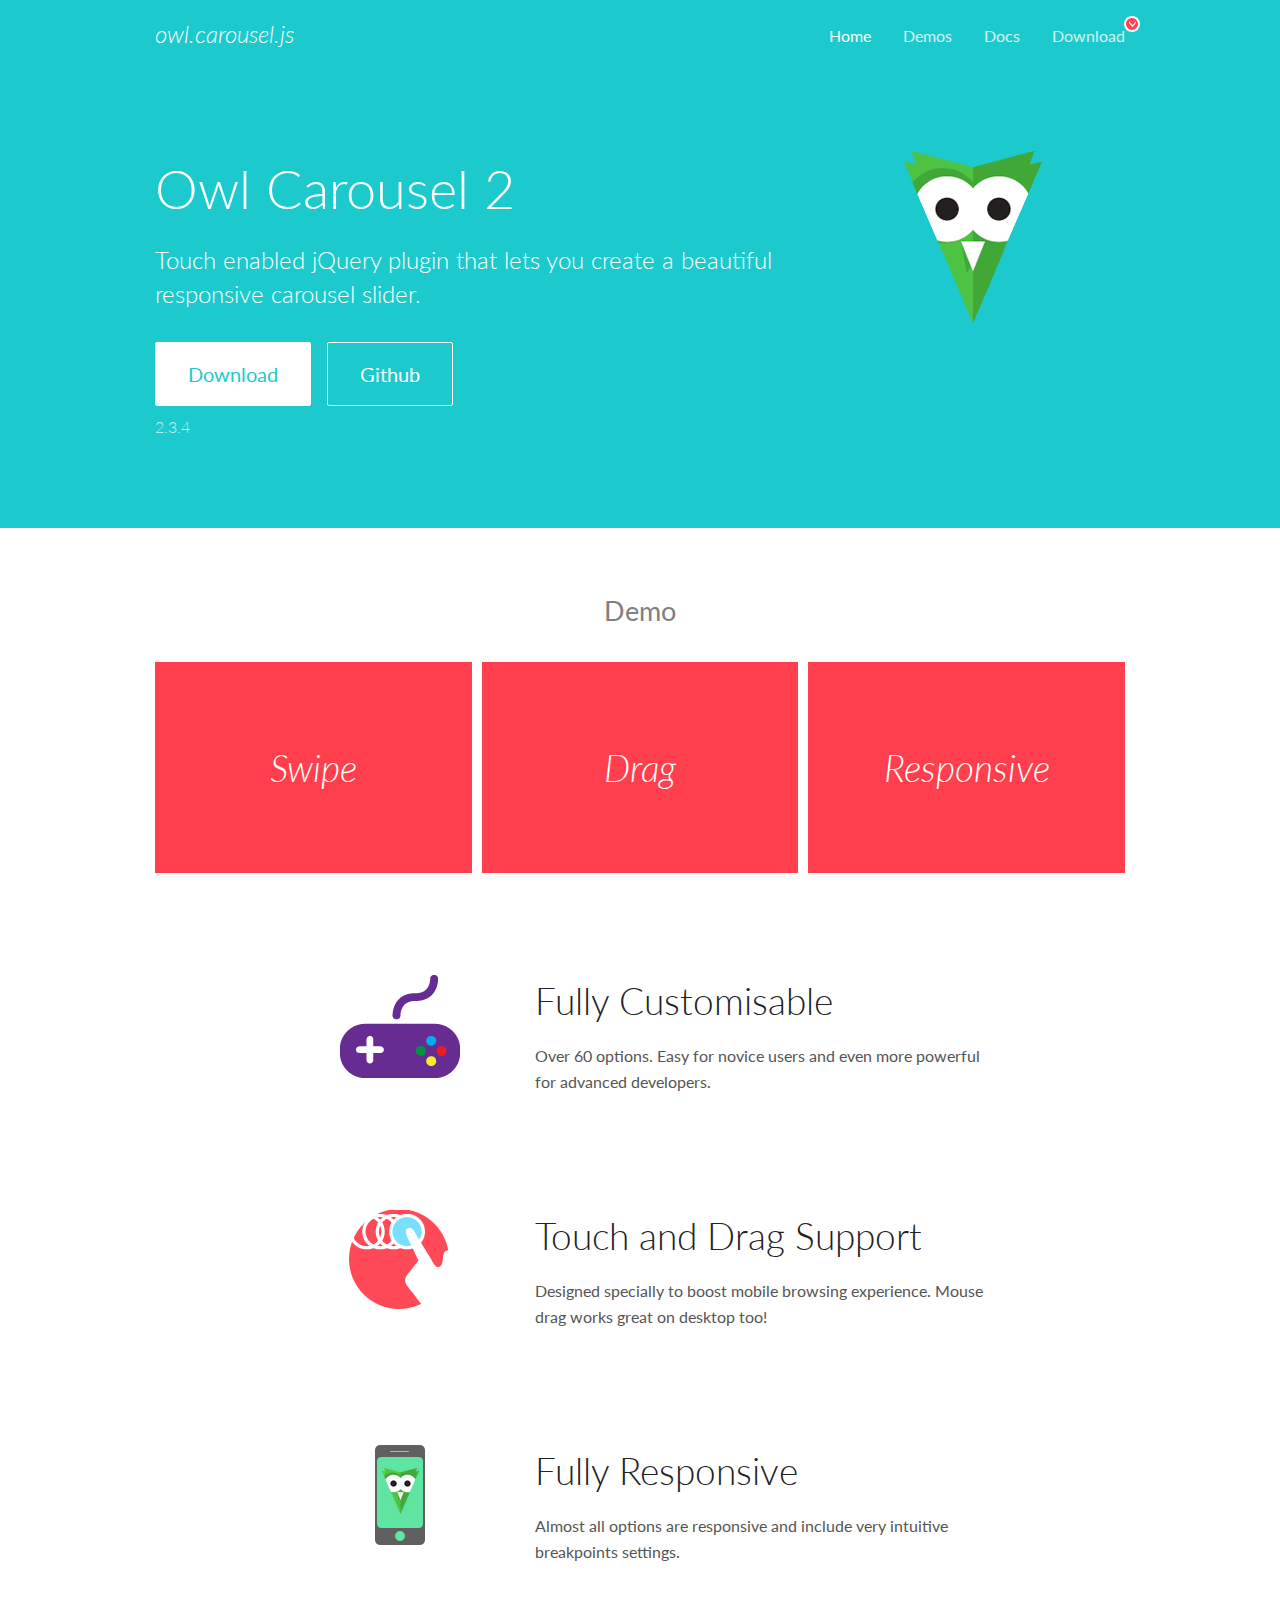
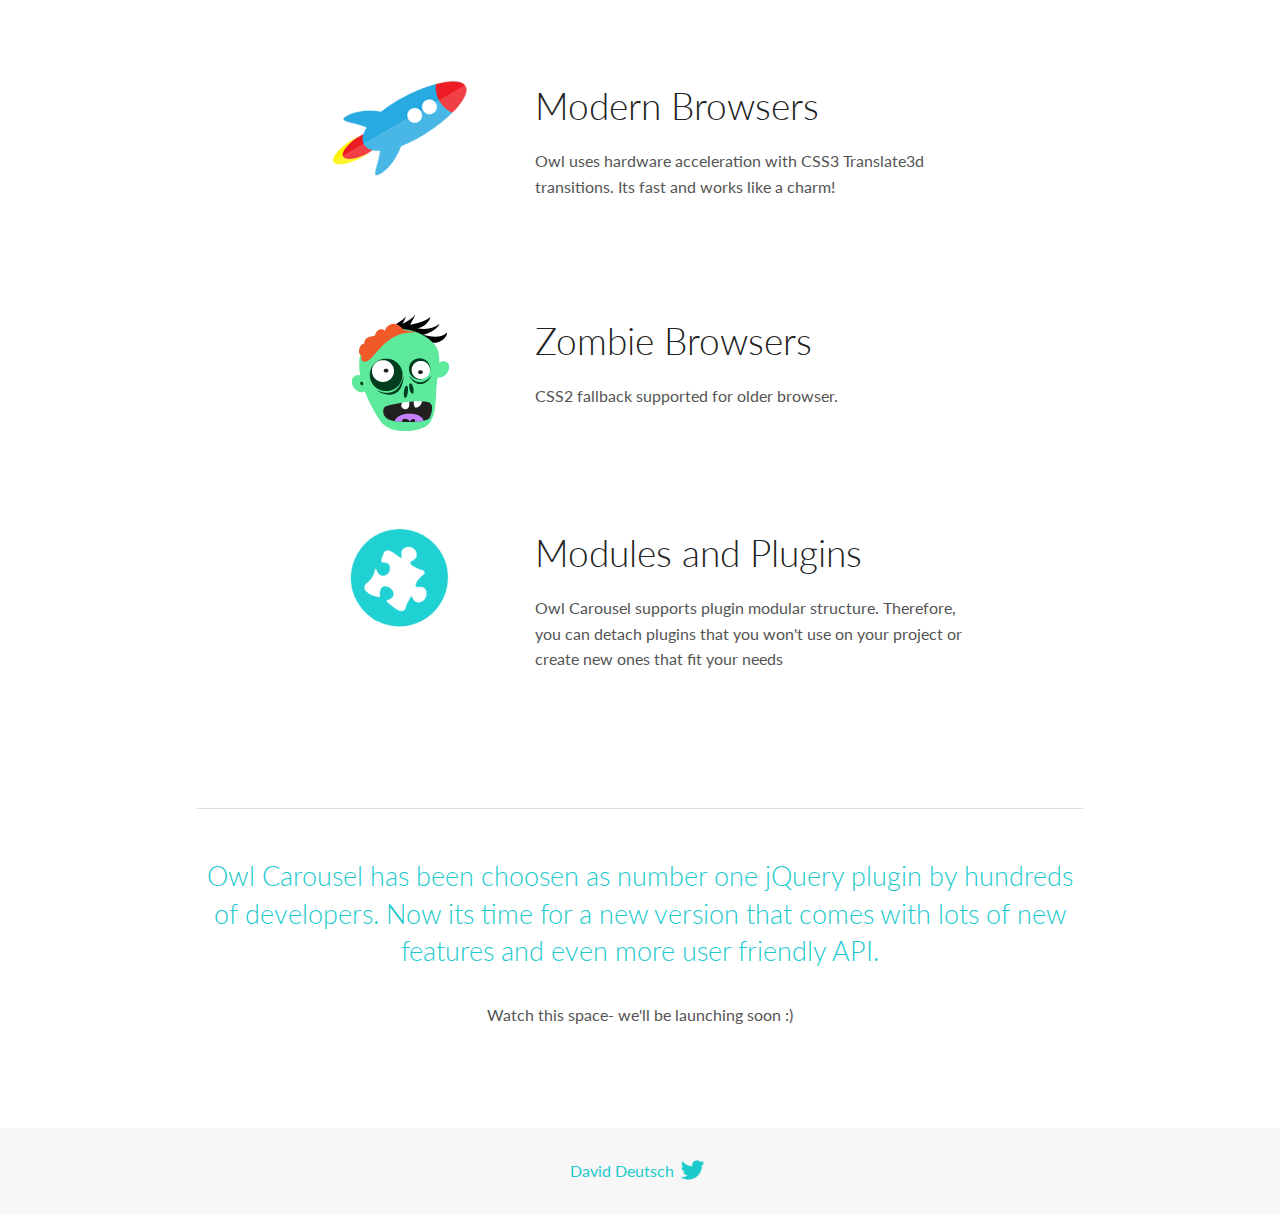
<file: f8-shop/assets/OwlCarousel2-2.3.4/docs/index.html>
<!DOCTYPE html>
<html lang="en">
  <head>

    <!-- head -->
    <meta charset="utf-8">
    <meta name="msapplication-tap-highlight" content="no" />
    <meta name="viewport" content="width=device-width, initial-scale=1.0" />
    <meta name="description" content="Touch enabled jQuery plugin that lets you create beautiful responsive carousel slider.">
    <meta name="author" content="David Deutsch">
    <title>
      Home | Owl Carousel | 2.3.4
    </title>

    <!-- Stylesheets -->
    <link href='https://fonts.googleapis.com/css?family=Lato:300,400,700,400italic,300italic' rel='stylesheet' type='text/css'>
    <link rel="stylesheet" href="assets/css/docs.theme.min.css">

    <!-- Owl Stylesheets -->
    <link rel="stylesheet" href="assets/owlcarousel/assets/owl.carousel.min.css">
    <link rel="stylesheet" href="assets/owlcarousel/assets/owl.theme.default.min.css">

    <!-- HTML5 shim and Respond.js IE8 support of HTML5 elements and media queries -->

    <!--[if lt IE 9]>
      <script src="https://oss.maxcdn.com/libs/html5shiv/3.7.0/html5shiv.js"></script>
      <script src="https://oss.maxcdn.com/libs/respond.js/1.3.0/respond.min.js"></script>
    <![endif]-->

    <!-- Favicons -->
    <link rel="apple-touch-icon-precomposed" sizes="144x144" href="assets/ico/apple-touch-icon-144-precomposed.png">
    <link rel="shortcut icon" href="assets/ico/favicon.png">
    <link rel="shortcut icon" href="favicon.ico">

    <!-- Yeah i know js should not be in header. Its required for demos.-->

    <!-- javascript -->
    <script src="assets/vendors/jquery.min.js"></script>
    <script src="assets/owlcarousel/owl.carousel.js"></script>
  </head>
  <body>

    <!-- header -->
    <header class="header">
      <div class="row">
        <div class="large-12 columns">
          <div class="brand left">
            <h3>
              <a href="/OwlCarousel2/">owl.carousel.js</a> 
            </h3>
          </div>
          <a id="toggle-nav" class="right">
            <span></span> <span></span> <span></span> 
          </a> 
          <div class="nav-bar">
            <ul class="clearfix">
              <li class="active">
                <a href="/OwlCarousel2/index.html">Home</a> 
              </li>
              <li> <a href="/OwlCarousel2/demos/demos.html">Demos</a>  </li>
              <li> <a href="/OwlCarousel2/docs/started-welcome.html">Docs</a>  </li>
              <li>
                <a href="https://github.com/OwlCarousel2/OwlCarousel2/archive/2.3.4.zip">Download</a> 
                <span class="download"></span> 
              </li>
            </ul>
          </div>
        </div>
      </div>
    </header>

    <!-- home panel -->
    <section id="hero">
      <div class="row">
        <div class="large-8 medium-8 columns">
          <h1>Owl Carousel 2</h1>
          <h4>Touch enabled jQuery plugin that lets you create a beautiful responsive carousel slider.</h4>
          <a href="https://github.com/OwlCarousel2/OwlCarousel2/archive/2.3.4.zip" class="hero-button">Download</a> 
          <a href="https://github.com/OwlCarousel2/OwlCarousel2" class="hero-button outline">Github</a> 
          <p>2.3.4</p>
        </div>
        <div class="large-4 medium-4 columns">
          <img class="owl-logo" src="assets/img/owl-logo.png" alt="mr. Owl">
        </div>
      </div>
    </section>

    <!-- body -->
    <div class="home-demo">
      <div class="row">
        <div class="large-12 columns">
          <h3>Demo</h3>
          <div class="owl-carousel">
            <div class="item">
              <h2>Swipe</h2>
            </div>
            <div class="item">
              <h2>Drag</h2>
            </div>
            <div class="item">
              <h2>Responsive</h2>
            </div>
            <div class="item">
              <h2>CSS3</h2>
            </div>
            <div class="item">
              <h2>Fast</h2>
            </div>
            <div class="item">
              <h2>Easy</h2>
            </div>
            <div class="item">
              <h2>Free</h2>
            </div>
            <div class="item">
              <h2>Upgradable</h2>
            </div>
            <div class="item">
              <h2>Tons of options</h2>
            </div>
            <div class="item">
              <h2>Infinity</h2>
            </div>
            <div class="item">
              <h2>Auto Width</h2>
            </div>
          </div>
        </div>
      </div>
    </div>
    <script>
      var owl = $('.owl-carousel');
      owl.owlCarousel({
        margin: 10,
        loop: true,
        responsive: {
          0: {
            items: 1
          },
          600: {
            items: 2
          },
          1000: {
            items: 3
          }
        }
      })
    </script>

    <!-- features -->
    <div id="features">
      <div class="row">
        <div class="small-12 medium-9 small-centered columns">
          <section class="row feature">
            <div class="medium-4 small-12 columns">
              <img src="assets/img/feature-options.png" alt="">
            </div>
            <div class="medium-8 small-12 columns">
              <h2>Fully Customisable</h2>
              <p>Over 60 options. Easy for novice users and even more powerful for advanced developers.</p>
            </div>
          </section>
          <section class="row feature">
            <div class="medium-4 small-12 columns">
              <img src="assets/img/feature-drag.png" alt="">
            </div>
            <div class="medium-8 small-12 columns">
              <h2>Touch and Drag Support</h2>
              <p>Designed specially to boost mobile browsing experience. Mouse drag works great on desktop too!</p>
            </div>
          </section>
          <section class="row feature">
            <div class="medium-4 small-12 columns">
              <img src="assets/img/feature-responsive.png" alt="">
            </div>
            <div class="medium-8 small-12 columns">
              <h2>Fully Responsive</h2>
              <p>Almost all options are responsive and include very intuitive breakpoints settings.</p>
            </div>
          </section>
          <section class="row feature">
            <div class="medium-4 small-12 columns">
              <img src="assets/img/feature-modern.png" alt="">
            </div>
            <div class="medium-8 small-12 columns">
              <h2>Modern Browsers</h2>
              <p>Owl uses hardware acceleration with CSS3 Translate3d transitions. Its fast and works like a charm! </p>
            </div>
          </section>
          <section class="row feature">
            <div class="medium-4 small-12 columns">
              <img src="assets/img/feature-zombie.png" alt="">
            </div>
            <div class="medium-8 small-12 columns">
              <h2>Zombie Browsers</h2>
              <p>CSS2 fallback supported for older browser.</p>
            </div>
          </section>
          <section class="row feature">
            <div class="medium-4 small-12 columns">
              <img src="assets/img/feature-module.png" alt="">
            </div>
            <div class="medium-8 small-12 columns">
              <h2>Modules and Plugins</h2>
              <p>Owl Carousel supports plugin modular structure. Therefore, you can detach plugins that you won&#x27;t use on your project or create new ones that fit your needs</p>
            </div>
          </section>
        </div>
      </div>
    </div>

    <!-- footer -->
    <section id="teaser-text">
      <div class="row">
        <div class="small-12 medium-11 small-centered columns">
          <hr>
          <h3 id="owl-carousel-has-been-choosen-as-number-one-jquery-plugin-by-hundreds-of-developers-now-its-time-for-a-new-version-that-comes-with-lots-of-new-features-and-even-more-user-friendly-api-">Owl Carousel has been choosen as number one jQuery plugin by hundreds of developers. Now its time for a new version that comes with lots of new features and even more user friendly API.</h3>
          <p>Watch this space- we&#39;ll be launching soon :)</p>
        </div>
      </div>
    </section>

    <!-- footer -->
    <footer class="footer">
      <div class="row">
        <div class="large-12 columns">
          <h5>
            <a href="/OwlCarousel2/docs/support-contact.html">David Deutsch</a> 
            <a id="custom-tweet-button" href="https://twitter.com/share?url=https://github.com/OwlCarousel2/OwlCarousel2&text=Owl Carousel - This is so awesome! " target="_blank"></a> 
          </h5>
        </div>
      </div>
    </footer>

    <!-- vendors -->
    <script src="assets/vendors/highlight.js"></script>
    <script src="assets/js/app.js"></script>
  </body>
</html>
</file>
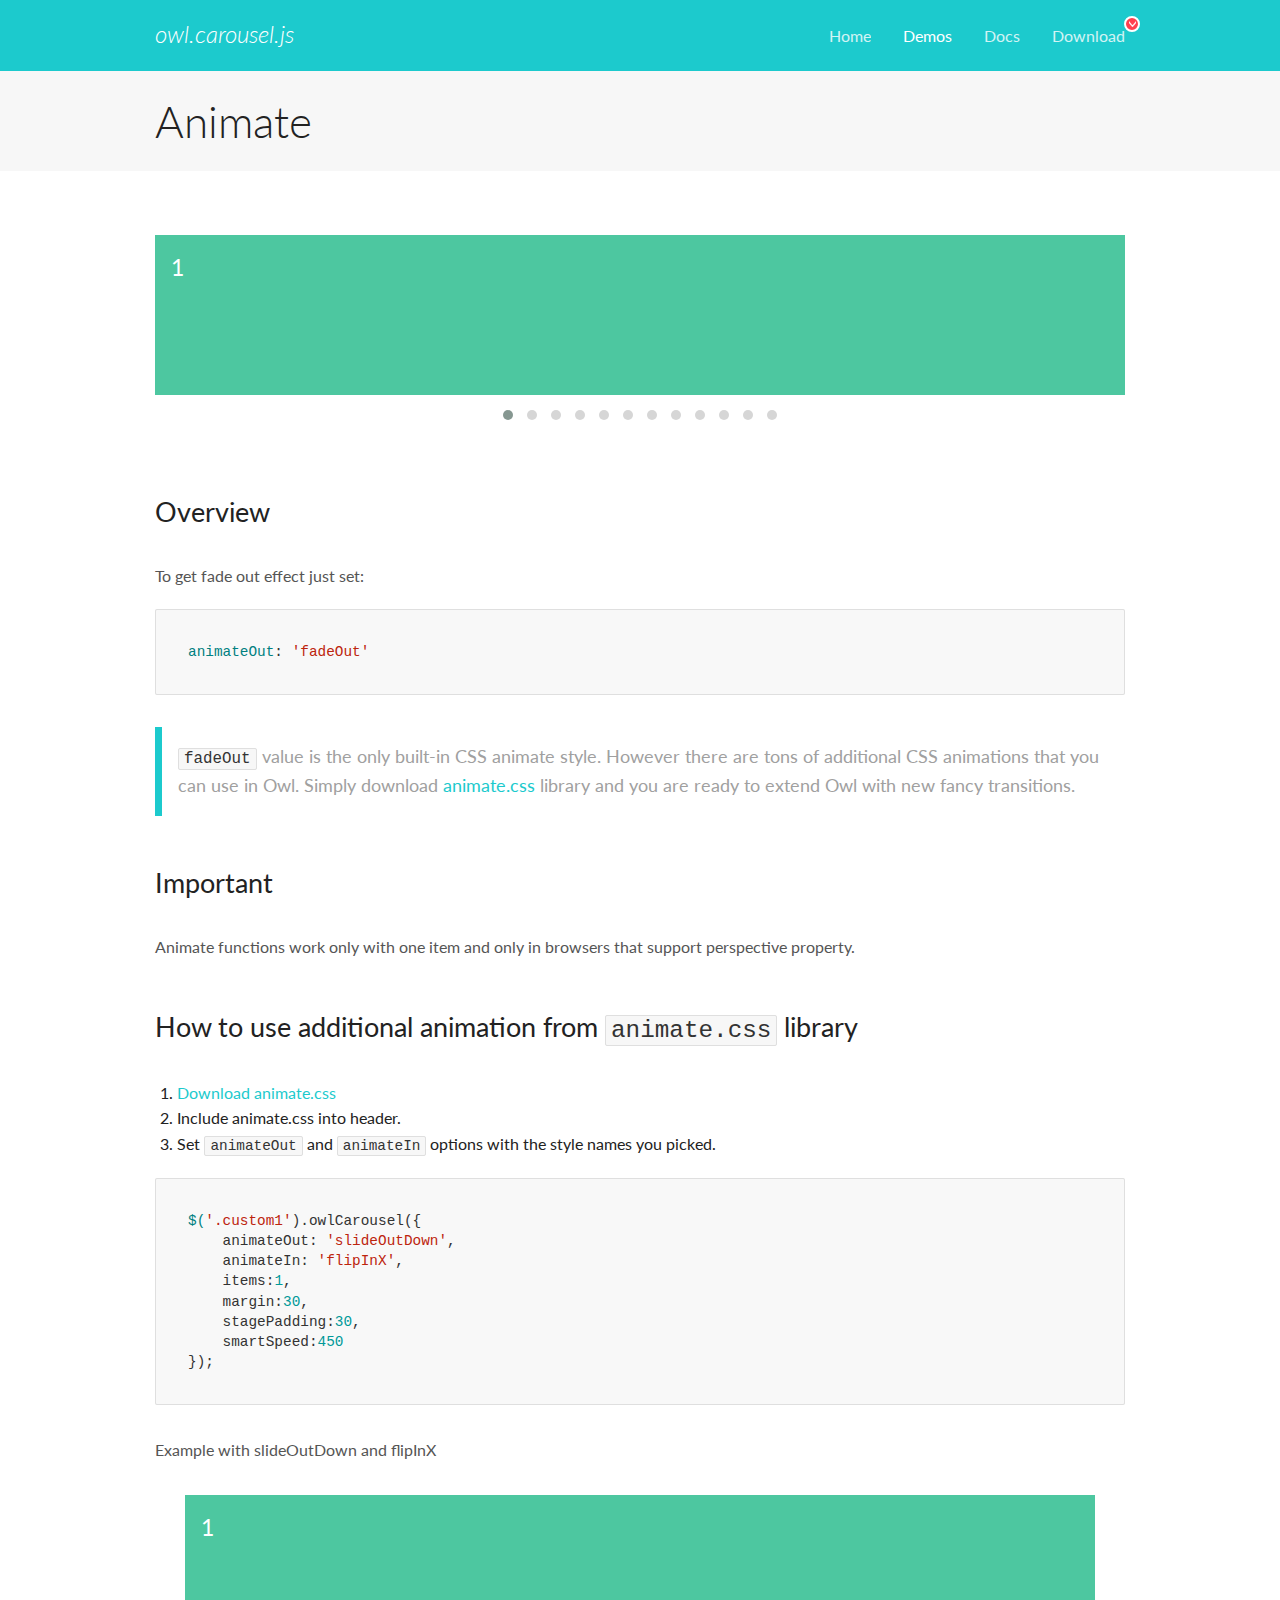
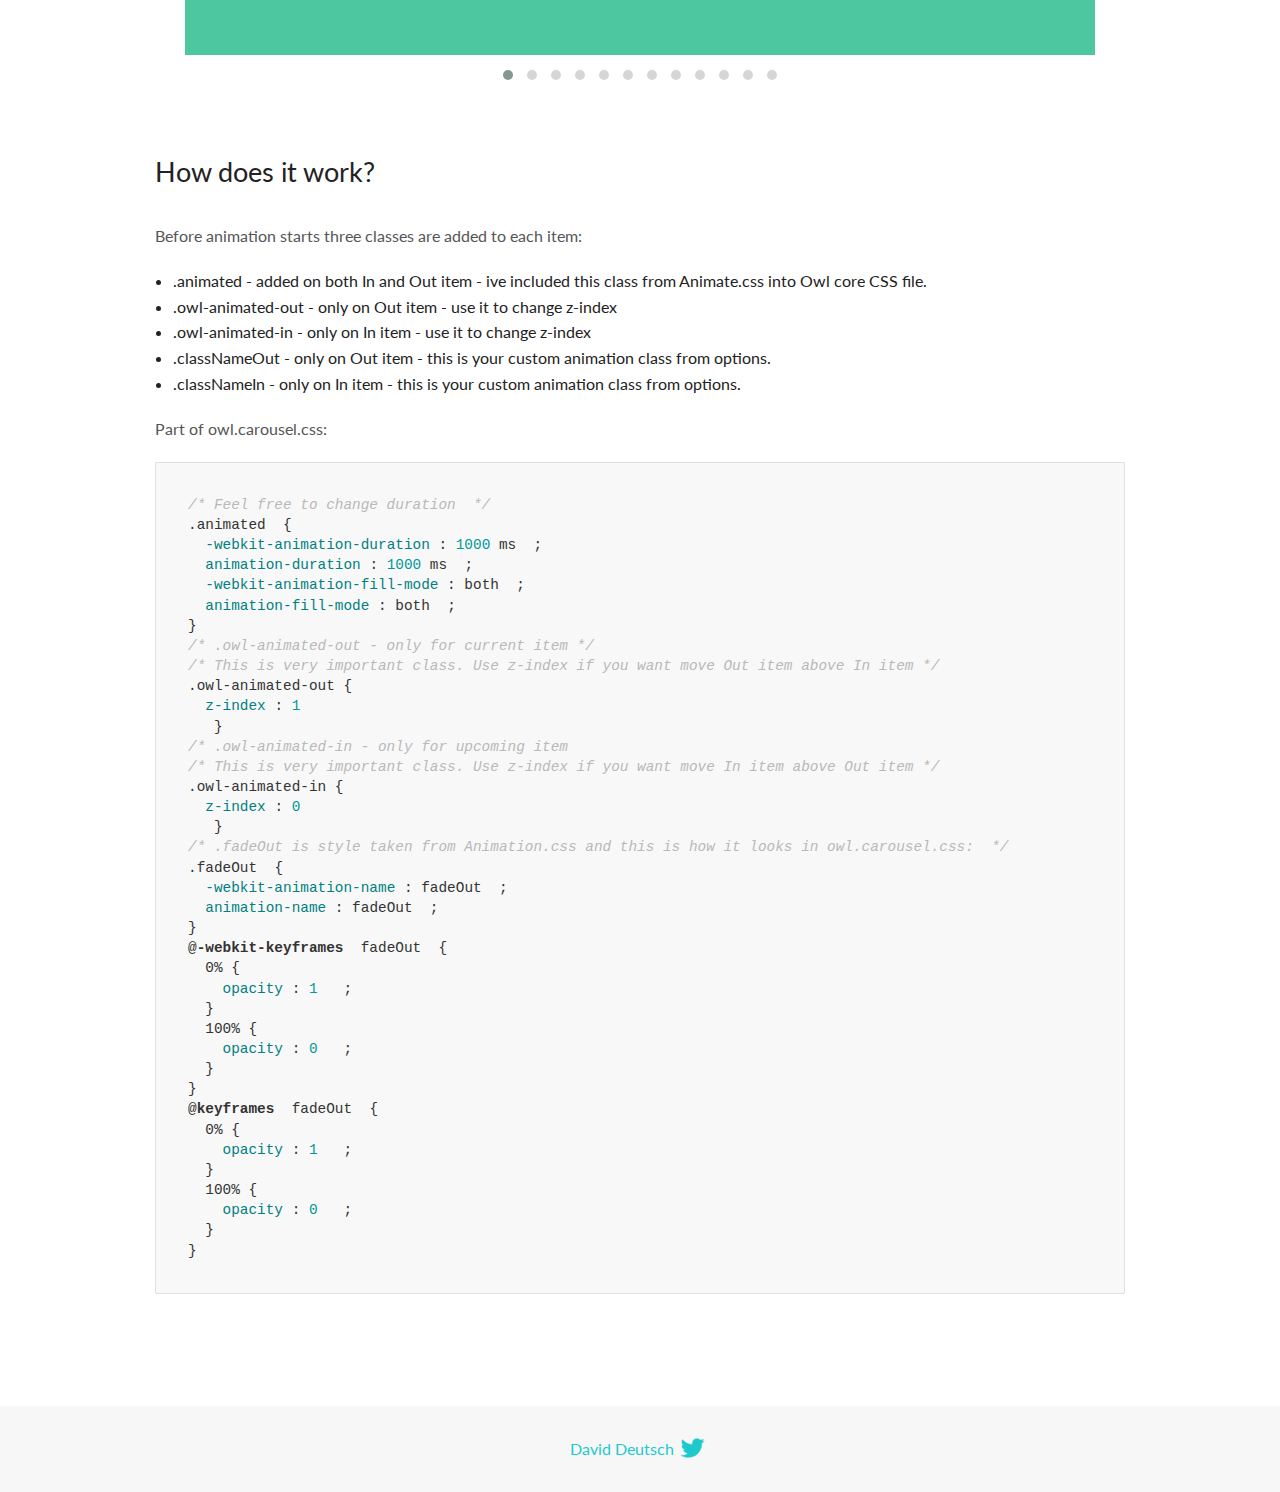
<file: f8-shop/assets/OwlCarousel2-2.3.4/docs/demos/animate.html>
<!DOCTYPE html>
<html lang="en">
  <head>

    <!-- head -->
    <meta charset="utf-8">
    <meta name="msapplication-tap-highlight" content="no" />
    <meta name="viewport" content="width=device-width, initial-scale=1.0" />
    <meta name="description" content="Animate carousel">
    <meta name="author" content="David Deutsch">
    <title>
      Animate Demo | Owl Carousel | 2.3.4
    </title>

    <!-- Stylesheets -->
    <link href='https://fonts.googleapis.com/css?family=Lato:300,400,700,400italic,300italic' rel='stylesheet' type='text/css'>
    <link rel="stylesheet" href="../assets/css/docs.theme.min.css">

    <!-- Owl Stylesheets -->
    <link rel="stylesheet" href="../assets/owlcarousel/assets/owl.carousel.min.css">
    <link rel="stylesheet" href="../assets/owlcarousel/assets/owl.theme.default.min.css">

    <!-- HTML5 shim and Respond.js IE8 support of HTML5 elements and media queries -->

    <!--[if lt IE 9]>
      <script src="https://oss.maxcdn.com/libs/html5shiv/3.7.0/html5shiv.js"></script>
      <script src="https://oss.maxcdn.com/libs/respond.js/1.3.0/respond.min.js"></script>
    <![endif]-->

    <!-- Favicons -->
    <link rel="apple-touch-icon-precomposed" sizes="144x144" href="../assets/ico/apple-touch-icon-144-precomposed.png">
    <link rel="shortcut icon" href="../assets/ico/favicon.png">
    <link rel="shortcut icon" href="favicon.ico">

    <!-- Yeah i know js should not be in header. Its required for demos.-->

    <!-- javascript -->
    <script src="../assets/vendors/jquery.min.js"></script>
    <script src="../assets/owlcarousel/owl.carousel.js"></script>
  </head>
  <body>

    <!-- header -->
    <header class="header">
      <div class="row">
        <div class="large-12 columns">
          <div class="brand left">
            <h3>
              <a href="/OwlCarousel2/">owl.carousel.js</a> 
            </h3>
          </div>
          <a id="toggle-nav" class="right">
            <span></span> <span></span> <span></span> 
          </a> 
          <div class="nav-bar">
            <ul class="clearfix">
              <li> <a href="/OwlCarousel2/index.html">Home</a>  </li>
              <li class="active">
                <a href="/OwlCarousel2/demos/demos.html">Demos</a> 
              </li>
              <li> <a href="/OwlCarousel2/docs/started-welcome.html">Docs</a>  </li>
              <li>
                <a href="https://github.com/OwlCarousel2/OwlCarousel2/archive/2.3.4.zip">Download</a> 
                <span class="download"></span> 
              </li>
            </ul>
          </div>
        </div>
      </div>
    </header>

    <!-- title -->
    <section class="title">
      <div class="row">
        <div class="large-12 columns">
          <h1>Animate</h1>
        </div>
      </div>
    </section>

    <!--  Demos -->
    <section id="demos">
      <div class="row">
        <div class="large-12 columns">
          <div class="fadeOut owl-carousel owl-theme">
            <div class="item">
              <h4>1</h4>
            </div>
            <div class="item">
              <h4>2</h4>
            </div>
            <div class="item">
              <h4>3</h4>
            </div>
            <div class="item">
              <h4>4</h4>
            </div>
            <div class="item">
              <h4>5</h4>
            </div>
            <div class="item">
              <h4>6</h4>
            </div>
            <div class="item">
              <h4>7</h4>
            </div>
            <div class="item">
              <h4>8</h4>
            </div>
            <div class="item">
              <h4>9</h4>
            </div>
            <div class="item">
              <h4>10</h4>
            </div>
            <div class="item">
              <h4>11</h4>
            </div>
            <div class="item">
              <h4>12</h4>
            </div>
          </div>
          <h3 id="overview">Overview</h3>
          <p>To get fade out effect just set:</p>
          <pre><code>animateOut: &#39;fadeOut&#39;</code></pre>
          <blockquote>
            <p><code>fadeOut</code> value is the only built-in CSS animate style. However there are tons of additional CSS animations that you can use in Owl. Simply download
              <a href="https://daneden.github.io/animate.css/">animate.css</a>  library and you are ready to extend Owl with new fancy transitions.</p>
          </blockquote>
          <h3 id="important">Important</h3>
          <p>Animate functions work only with one item and only in browsers that support perspective property.</p>
          <h3 id="how-to-use-additional-animation-from-animate-css-library">How to use additional animation from <code>animate.css</code> library</h3>
          <ol>
            <li> <a href="https://daneden.github.io/animate.css/">Download animate.css</a>  </li>
            <li>Include animate.css into header.</li>
            <li>Set <code>animateOut</code> and <code>animateIn</code> options with the style names you picked.</li>
          </ol>
          <pre><code>$(&#39;.custom1&#39;).owlCarousel({
    animateOut: &#39;slideOutDown&#39;,
    animateIn: &#39;flipInX&#39;,
    items:1,
    margin:30,
    stagePadding:30,
    smartSpeed:450
});</code></pre>
          <p>Example with slideOutDown and flipInX</p>
          <div class="custom1 owl-carousel owl-theme">
            <div class="item">
              <h4>1</h4>
            </div>
            <div class="item">
              <h4>2</h4>
            </div>
            <div class="item">
              <h4>3</h4>
            </div>
            <div class="item">
              <h4>4</h4>
            </div>
            <div class="item">
              <h4>5</h4>
            </div>
            <div class="item">
              <h4>6</h4>
            </div>
            <div class="item">
              <h4>7</h4>
            </div>
            <div class="item">
              <h4>8</h4>
            </div>
            <div class="item">
              <h4>9</h4>
            </div>
            <div class="item">
              <h4>10</h4>
            </div>
            <div class="item">
              <h4>11</h4>
            </div>
            <div class="item">
              <h4>12</h4>
            </div>
          </div>
          <h3 id="how-does-it-work-">How does it work?</h3>
          <p>Before animation starts three classes are added to each item:</p>
          <ul>
            <li>.animated - added on both In and Out item - ive included this class from Animate.css into Owl core CSS file.</li>
            <li>.owl-animated-out - only on Out item - use it to change z-index</li>
            <li>.owl-animated-in - only on In item - use it to change z-index</li>
            <li>.classNameOut - only on Out item - this is your custom animation class from options.</li>
            <li>.classNameIn - only on In item - this is your custom animation class from options.</li>
          </ul>
          <p>Part of owl.carousel.css:</p>
          <pre><code class="language-css"><span class="comment">/* Feel free to change duration  */</span> 
<span class="class">.animated</span>  <span class="rules">{
  <span class="rule"><span class="attribute">-webkit-animation-duration</span> :<span class="value"> <span class="number">1000</span> ms</span> </span> ;
  <span class="rule"><span class="attribute">animation-duration</span> :<span class="value"> <span class="number">1000</span> ms</span> </span> ;
  <span class="rule"><span class="attribute">-webkit-animation-fill-mode</span> :<span class="value"> both</span> </span> ;
  <span class="rule"><span class="attribute">animation-fill-mode</span> :<span class="value"> both</span> </span> ;
<span class="rule">}</span> </span> 
<span class="comment">/* .owl-animated-out - only for current item */</span> 
<span class="comment">/* This is very important class. Use z-index if you want move Out item above In item */</span> 
<span class="class">.owl-animated-out</span> <span class="rules">{
  <span class="rule"><span class="attribute">z-index</span> :<span class="value"> <span class="number">1</span> 
</span> </span> </span> }
<span class="comment">/* .owl-animated-in - only for upcoming item
/* This is very important class. Use z-index if you want move In item above Out item */</span> 
<span class="class">.owl-animated-in</span> <span class="rules">{
  <span class="rule"><span class="attribute">z-index</span> :<span class="value"> <span class="number">0</span> 
</span> </span> </span> }
<span class="comment">/* .fadeOut is style taken from Animation.css and this is how it looks in owl.carousel.css:  */</span> 
<span class="class">.fadeOut</span>  <span class="rules">{
  <span class="rule"><span class="attribute">-webkit-animation-name</span> :<span class="value"> fadeOut</span> </span> ;
  <span class="rule"><span class="attribute">animation-name</span> :<span class="value"> fadeOut</span> </span> ;
<span class="rule">}</span> </span> 
<span class="at_rule">@<span class="keyword">-webkit-keyframes</span>  fadeOut </span> {
  0% <span class="rules">{
    <span class="rule"><span class="attribute">opacity</span> :<span class="value"> <span class="number">1</span> </span> </span> ;
  <span class="rule">}</span> </span> 
  100% <span class="rules">{
    <span class="rule"><span class="attribute">opacity</span> :<span class="value"> <span class="number">0</span> </span> </span> ;
  <span class="rule">}</span> </span> 
}
<span class="at_rule">@<span class="keyword">keyframes</span>  fadeOut </span> {
  0% <span class="rules">{
    <span class="rule"><span class="attribute">opacity</span> :<span class="value"> <span class="number">1</span> </span> </span> ;
  <span class="rule">}</span> </span> 
  100% <span class="rules">{
    <span class="rule"><span class="attribute">opacity</span> :<span class="value"> <span class="number">0</span> </span> </span> ;
  <span class="rule">}</span> </span> 
}</code></pre>
          <link rel="stylesheet" href="../assets/css/animate.css">
          <script>
            jQuery(document).ready(function($) {
              $('.fadeOut').owlCarousel({
                items: 1,
                animateOut: 'fadeOut',
                loop: true,
                margin: 10,
              });
              $('.custom1').owlCarousel({
                animateOut: 'slideOutDown',
                animateIn: 'flipInX',
                items: 1,
                margin: 30,
                stagePadding: 30,
                smartSpeed: 450
              });
            });
          </script>
        </div>
      </div>
    </section>

    <!-- footer -->
    <footer class="footer">
      <div class="row">
        <div class="large-12 columns">
          <h5>
            <a href="/OwlCarousel2/docs/support-contact.html">David Deutsch</a> 
            <a id="custom-tweet-button" href="https://twitter.com/share?url=https://github.com/OwlCarousel2/OwlCarousel2&text=Owl Carousel - This is so awesome! " target="_blank"></a> 
          </h5>
        </div>
      </div>
    </footer>

    <!-- vendors -->
    <script src="../assets/vendors/highlight.js"></script>
    <script src="../assets/js/app.js"></script>
  </body>
</html>
</file>
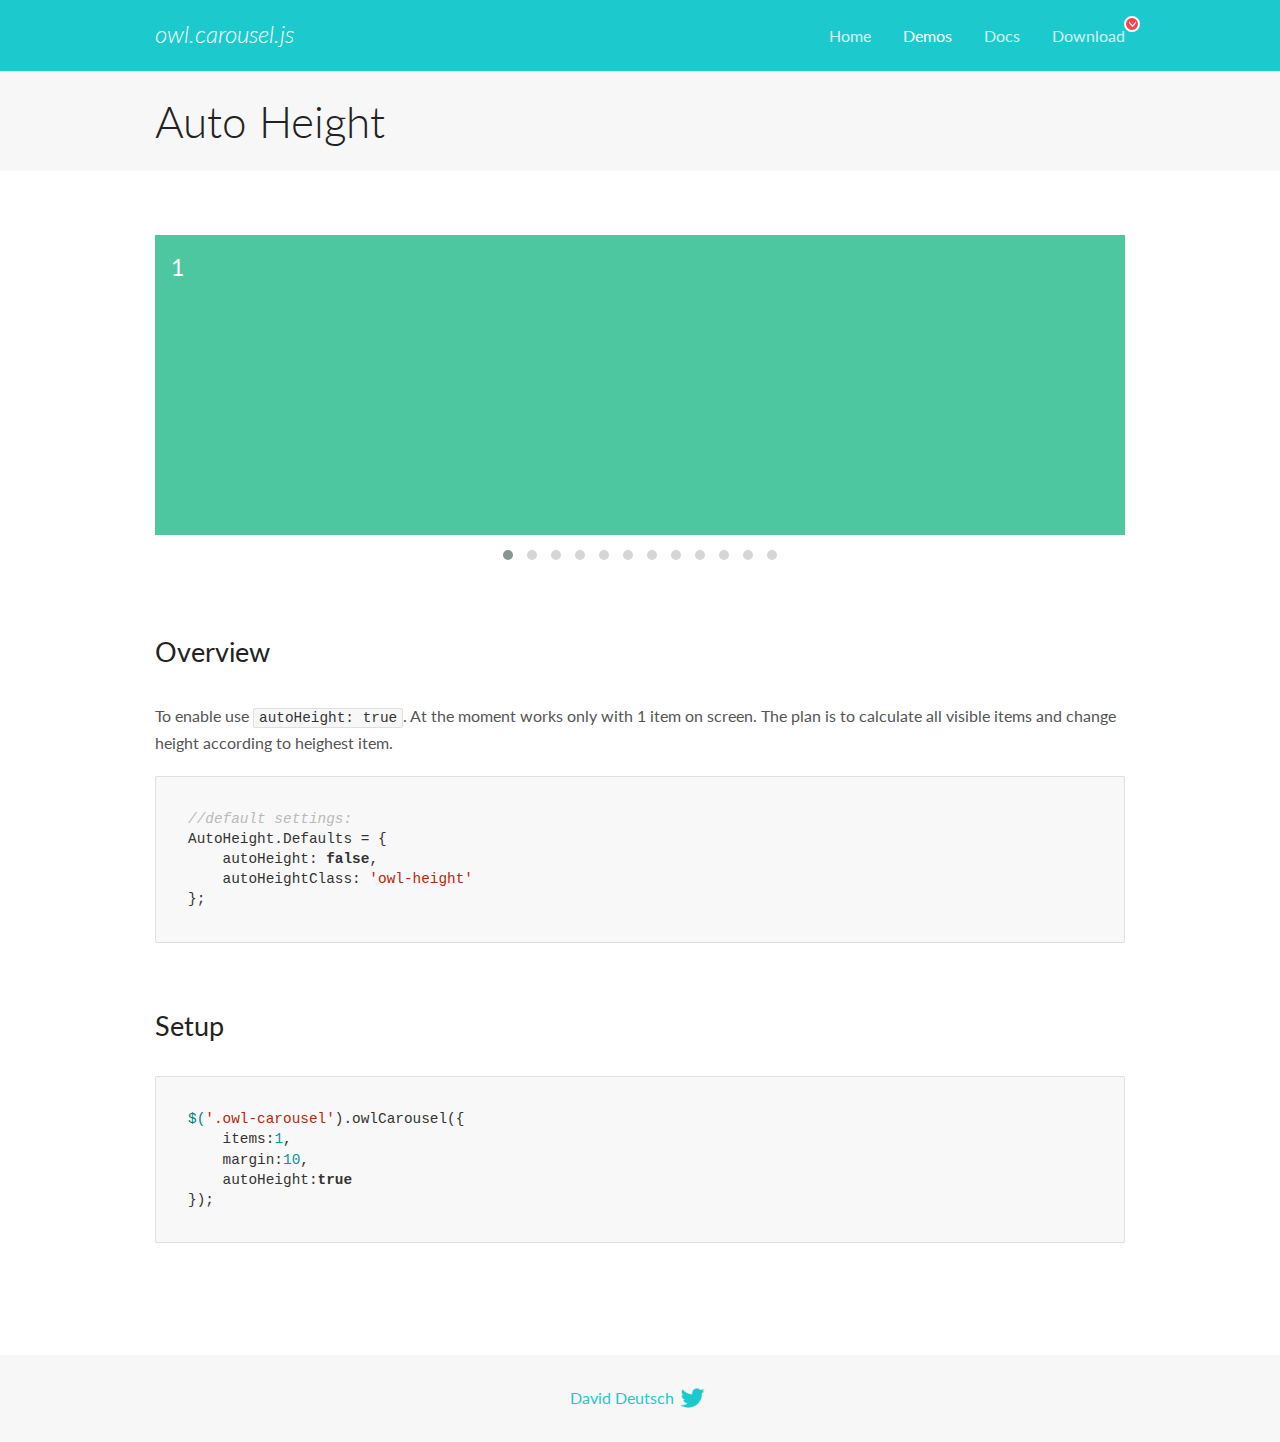
<file: f8-shop/assets/OwlCarousel2-2.3.4/docs/demos/autoheight.html>
<!DOCTYPE html>
<html lang="en">
  <head>

    <!-- head -->
    <meta charset="utf-8">
    <meta name="msapplication-tap-highlight" content="no" />
    <meta name="viewport" content="width=device-width, initial-scale=1.0" />
    <meta name="description" content="autoHeight usage demo">
    <meta name="author" content="David Deutsch">
    <title>
      Auto Height Demo | Owl Carousel | 2.3.4
    </title>

    <!-- Stylesheets -->
    <link href='https://fonts.googleapis.com/css?family=Lato:300,400,700,400italic,300italic' rel='stylesheet' type='text/css'>
    <link rel="stylesheet" href="../assets/css/docs.theme.min.css">

    <!-- Owl Stylesheets -->
    <link rel="stylesheet" href="../assets/owlcarousel/assets/owl.carousel.min.css">
    <link rel="stylesheet" href="../assets/owlcarousel/assets/owl.theme.default.min.css">

    <!-- HTML5 shim and Respond.js IE8 support of HTML5 elements and media queries -->

    <!--[if lt IE 9]>
      <script src="https://oss.maxcdn.com/libs/html5shiv/3.7.0/html5shiv.js"></script>
      <script src="https://oss.maxcdn.com/libs/respond.js/1.3.0/respond.min.js"></script>
    <![endif]-->

    <!-- Favicons -->
    <link rel="apple-touch-icon-precomposed" sizes="144x144" href="../assets/ico/apple-touch-icon-144-precomposed.png">
    <link rel="shortcut icon" href="../assets/ico/favicon.png">
    <link rel="shortcut icon" href="favicon.ico">

    <!-- Yeah i know js should not be in header. Its required for demos.-->

    <!-- javascript -->
    <script src="../assets/vendors/jquery.min.js"></script>
    <script src="../assets/owlcarousel/owl.carousel.js"></script>
  </head>
  <body>

    <!-- header -->
    <header class="header">
      <div class="row">
        <div class="large-12 columns">
          <div class="brand left">
            <h3>
              <a href="/OwlCarousel2/">owl.carousel.js</a> 
            </h3>
          </div>
          <a id="toggle-nav" class="right">
            <span></span> <span></span> <span></span> 
          </a> 
          <div class="nav-bar">
            <ul class="clearfix">
              <li> <a href="/OwlCarousel2/index.html">Home</a>  </li>
              <li class="active">
                <a href="/OwlCarousel2/demos/demos.html">Demos</a> 
              </li>
              <li> <a href="/OwlCarousel2/docs/started-welcome.html">Docs</a>  </li>
              <li>
                <a href="https://github.com/OwlCarousel2/OwlCarousel2/archive/2.3.4.zip">Download</a> 
                <span class="download"></span> 
              </li>
            </ul>
          </div>
        </div>
      </div>
    </header>

    <!-- title -->
    <section class="title">
      <div class="row">
        <div class="large-12 columns">
          <h1>Auto Height</h1>
        </div>
      </div>
    </section>

    <!--  Demos -->
    <section id="demos">
      <div class="row">
        <div class="large-12 columns">
          <div class="owl-carousel owl-theme">
            <div class="item" style="height:300px">
              <h4>1</h4>
            </div>
            <div class="item" style="height:100px">
              <h4>2</h4>
            </div>
            <div class="item" style="height:500px">
              <h4>3</h4>
            </div>
            <div class="item" style="height:250px">
              <h4>4</h4>
            </div>
            <div class="item" style="height:400px">
              <h4>5</h4>
            </div>
            <div class="item" style="height:500px">
              <h4>6</h4>
            </div>
            <div class="item" style="height:600px">
              <h4>7</h4>
            </div>
            <div class="item" style="height:400px">
              <h4>8</h4>
            </div>
            <div class="item" style="height:300px">
              <h4>9</h4>
            </div>
            <div class="item" style="height:350px">
              <h4>10</h4>
            </div>
            <div class="item" style="height:200px">
              <h4>11</h4>
            </div>
            <div class="item" style="height:150px">
              <h4>12</h4>
            </div>
          </div>
          <h3 id="overview">Overview</h3>
          <p>To enable use <code>autoHeight: true</code>. At the moment works only with 1 item on screen. The plan is to calculate all visible items and change height according to heighest item.</p>
          <pre><code>//default settings:
AutoHeight.Defaults = {
    autoHeight: false,
    autoHeightClass: &#39;owl-height&#39;
};</code></pre>
          <h3 id="setup">Setup</h3>
          <pre><code>$(&#39;.owl-carousel&#39;).owlCarousel({
    items:1,
    margin:10,
    autoHeight:true
});</code></pre>
          <script>
            $(document).ready(function() {
              $('.owl-carousel').owlCarousel({
                items: 1,
                margin: 10,
                autoHeight: true
              });
            })
          </script>
        </div>
      </div>
    </section>

    <!-- footer -->
    <footer class="footer">
      <div class="row">
        <div class="large-12 columns">
          <h5>
            <a href="/OwlCarousel2/docs/support-contact.html">David Deutsch</a> 
            <a id="custom-tweet-button" href="https://twitter.com/share?url=https://github.com/OwlCarousel2/OwlCarousel2&text=Owl Carousel - This is so awesome! " target="_blank"></a> 
          </h5>
        </div>
      </div>
    </footer>

    <!-- vendors -->
    <script src="../assets/vendors/highlight.js"></script>
    <script src="../assets/js/app.js"></script>
  </body>
</html>
</file>
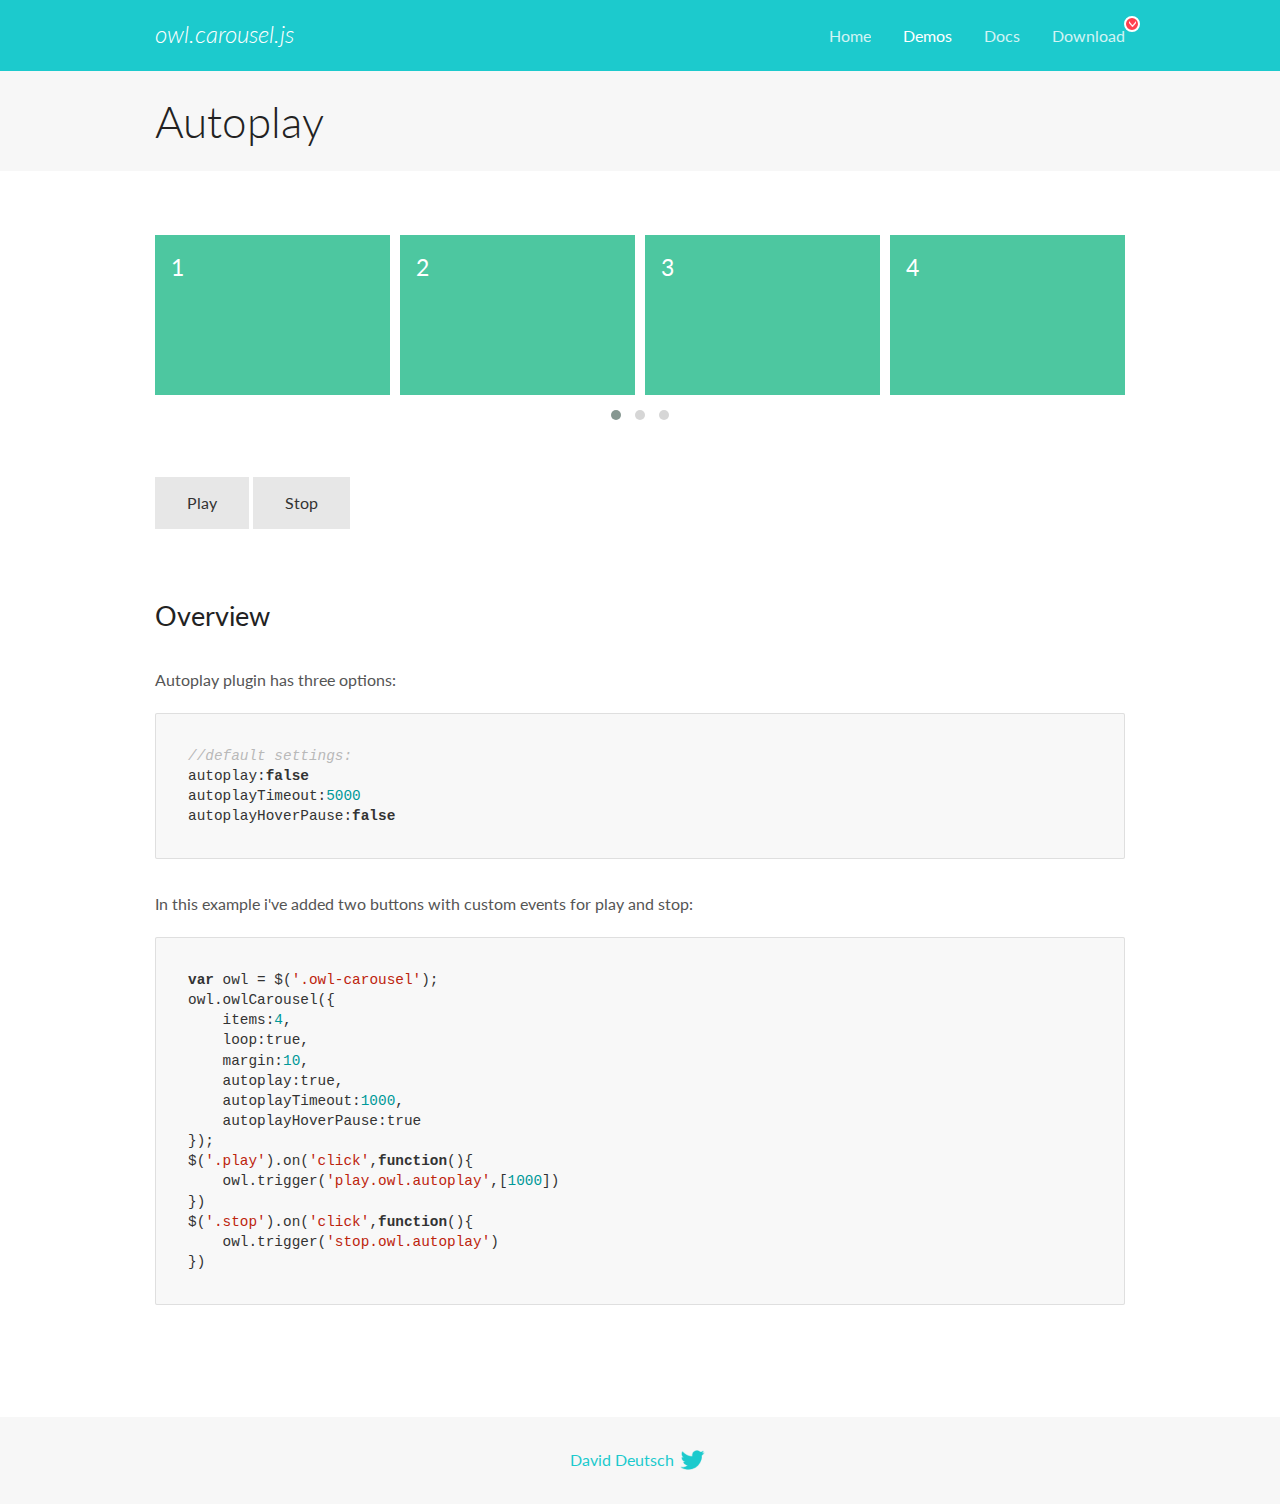
<file: f8-shop/assets/OwlCarousel2-2.3.4/docs/demos/autoplay.html>
<!DOCTYPE html>
<html lang="en">
  <head>

    <!-- head -->
    <meta charset="utf-8">
    <meta name="msapplication-tap-highlight" content="no" />
    <meta name="viewport" content="width=device-width, initial-scale=1.0" />
    <meta name="description" content="Autoplay usage demo">
    <meta name="author" content="David Deutsch">
    <title>
      Autoplay Demo | Owl Carousel | 2.3.4
    </title>

    <!-- Stylesheets -->
    <link href='https://fonts.googleapis.com/css?family=Lato:300,400,700,400italic,300italic' rel='stylesheet' type='text/css'>
    <link rel="stylesheet" href="../assets/css/docs.theme.min.css">

    <!-- Owl Stylesheets -->
    <link rel="stylesheet" href="../assets/owlcarousel/assets/owl.carousel.min.css">
    <link rel="stylesheet" href="../assets/owlcarousel/assets/owl.theme.default.min.css">

    <!-- HTML5 shim and Respond.js IE8 support of HTML5 elements and media queries -->

    <!--[if lt IE 9]>
      <script src="https://oss.maxcdn.com/libs/html5shiv/3.7.0/html5shiv.js"></script>
      <script src="https://oss.maxcdn.com/libs/respond.js/1.3.0/respond.min.js"></script>
    <![endif]-->

    <!-- Favicons -->
    <link rel="apple-touch-icon-precomposed" sizes="144x144" href="../assets/ico/apple-touch-icon-144-precomposed.png">
    <link rel="shortcut icon" href="../assets/ico/favicon.png">
    <link rel="shortcut icon" href="favicon.ico">

    <!-- Yeah i know js should not be in header. Its required for demos.-->

    <!-- javascript -->
    <script src="../assets/vendors/jquery.min.js"></script>
    <script src="../assets/owlcarousel/owl.carousel.js"></script>
  </head>
  <body>

    <!-- header -->
    <header class="header">
      <div class="row">
        <div class="large-12 columns">
          <div class="brand left">
            <h3>
              <a href="/OwlCarousel2/">owl.carousel.js</a> 
            </h3>
          </div>
          <a id="toggle-nav" class="right">
            <span></span> <span></span> <span></span> 
          </a> 
          <div class="nav-bar">
            <ul class="clearfix">
              <li> <a href="/OwlCarousel2/index.html">Home</a>  </li>
              <li class="active">
                <a href="/OwlCarousel2/demos/demos.html">Demos</a> 
              </li>
              <li> <a href="/OwlCarousel2/docs/started-welcome.html">Docs</a>  </li>
              <li>
                <a href="https://github.com/OwlCarousel2/OwlCarousel2/archive/2.3.4.zip">Download</a> 
                <span class="download"></span> 
              </li>
            </ul>
          </div>
        </div>
      </div>
    </header>

    <!-- title -->
    <section class="title">
      <div class="row">
        <div class="large-12 columns">
          <h1>Autoplay</h1>
        </div>
      </div>
    </section>

    <!--  Demos -->
    <section id="demos">
      <div class="row">
        <div class="large-12 columns">
          <div class="owl-carousel owl-theme">
            <div class="item">
              <h4>1</h4>
            </div>
            <div class="item">
              <h4>2</h4>
            </div>
            <div class="item">
              <h4>3</h4>
            </div>
            <div class="item">
              <h4>4</h4>
            </div>
            <div class="item">
              <h4>5</h4>
            </div>
            <div class="item">
              <h4>6</h4>
            </div>
            <div class="item">
              <h4>7</h4>
            </div>
            <div class="item">
              <h4>8</h4>
            </div>
            <div class="item">
              <h4>9</h4>
            </div>
            <div class="item">
              <h4>10</h4>
            </div>
            <div class="item">
              <h4>11</h4>
            </div>
            <div class="item">
              <h4>12</h4>
            </div>
          </div>
          <a class="button secondary play">Play</a> 
          <a class="button secondary stop">Stop</a> 
          <h3 id="overview">Overview</h3>
          <p>Autoplay plugin has three options:</p>
          <pre><code>//default settings:
autoplay:false
autoplayTimeout:5000
autoplayHoverPause:false</code></pre>
          <p>In this example i&#39;ve added two buttons with custom events for play and stop:</p>
          <pre><code>var owl = $(&#39;.owl-carousel&#39;);
owl.owlCarousel({
    items:4,
    loop:true,
    margin:10,
    autoplay:true,
    autoplayTimeout:1000,
    autoplayHoverPause:true
});
$(&#39;.play&#39;).on(&#39;click&#39;,function(){
    owl.trigger(&#39;play.owl.autoplay&#39;,[1000])
})
$(&#39;.stop&#39;).on(&#39;click&#39;,function(){
    owl.trigger(&#39;stop.owl.autoplay&#39;)
})</code></pre>
          <script>
            $(document).ready(function() {
              var owl = $('.owl-carousel');
              owl.owlCarousel({
                items: 4,
                loop: true,
                margin: 10,
                autoplay: true,
                autoplayTimeout: 1000,
                autoplayHoverPause: true
              });
              $('.play').on('click', function() {
                owl.trigger('play.owl.autoplay', [1000])
              })
              $('.stop').on('click', function() {
                owl.trigger('stop.owl.autoplay')
              })
            })
          </script>
        </div>
      </div>
    </section>

    <!-- footer -->
    <footer class="footer">
      <div class="row">
        <div class="large-12 columns">
          <h5>
            <a href="/OwlCarousel2/docs/support-contact.html">David Deutsch</a> 
            <a id="custom-tweet-button" href="https://twitter.com/share?url=https://github.com/OwlCarousel2/OwlCarousel2&text=Owl Carousel - This is so awesome! " target="_blank"></a> 
          </h5>
        </div>
      </div>
    </footer>

    <!-- vendors -->
    <script src="../assets/vendors/highlight.js"></script>
    <script src="../assets/js/app.js"></script>
  </body>
</html>
</file>
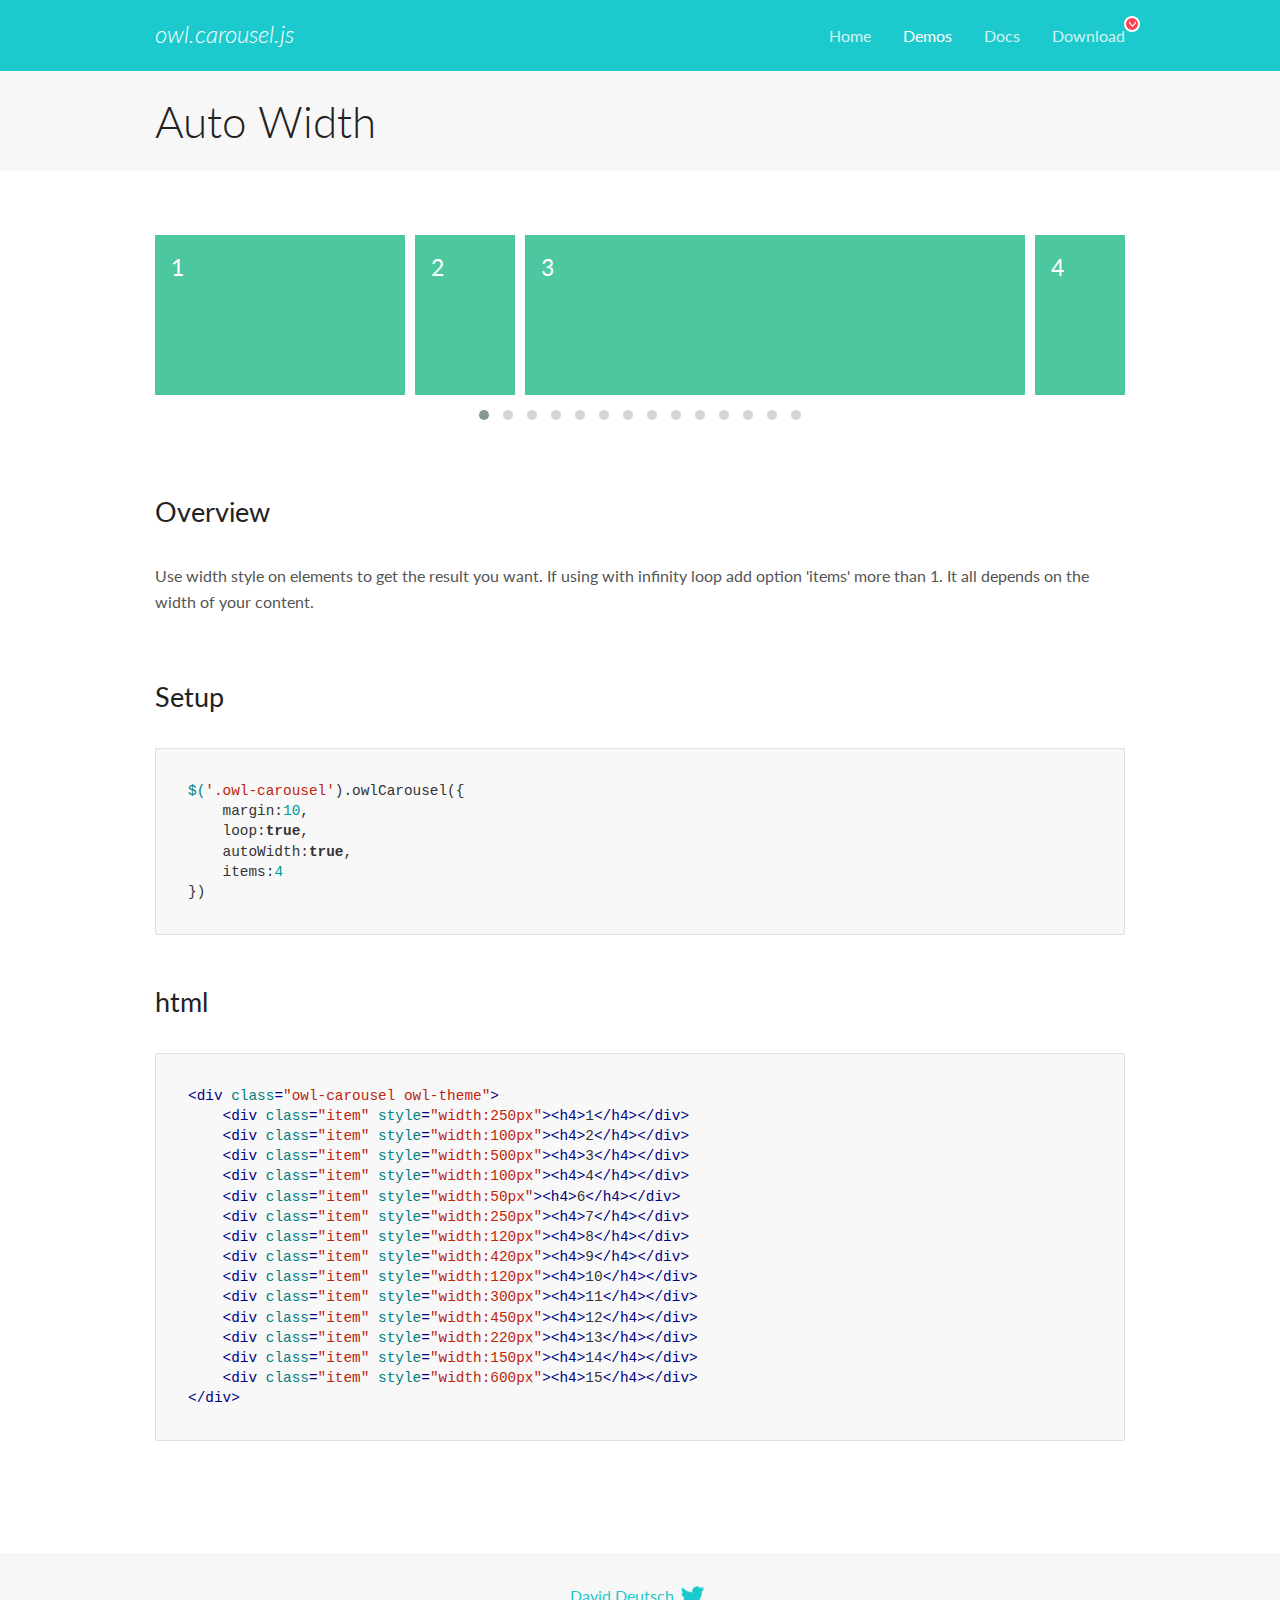
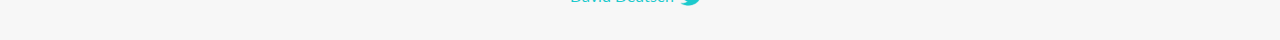
<file: f8-shop/assets/OwlCarousel2-2.3.4/docs/demos/autowidth.html>
<!DOCTYPE html>
<html lang="en">
  <head>

    <!-- head -->
    <meta charset="utf-8">
    <meta name="msapplication-tap-highlight" content="no" />
    <meta name="viewport" content="width=device-width, initial-scale=1.0" />
    <meta name="description" content="Auto Width">
    <meta name="author" content="David Deutsch">
    <title>
      Auto Width Demo | Owl Carousel | 2.3.4
    </title>

    <!-- Stylesheets -->
    <link href='https://fonts.googleapis.com/css?family=Lato:300,400,700,400italic,300italic' rel='stylesheet' type='text/css'>
    <link rel="stylesheet" href="../assets/css/docs.theme.min.css">

    <!-- Owl Stylesheets -->
    <link rel="stylesheet" href="../assets/owlcarousel/assets/owl.carousel.min.css">
    <link rel="stylesheet" href="../assets/owlcarousel/assets/owl.theme.default.min.css">

    <!-- HTML5 shim and Respond.js IE8 support of HTML5 elements and media queries -->

    <!--[if lt IE 9]>
      <script src="https://oss.maxcdn.com/libs/html5shiv/3.7.0/html5shiv.js"></script>
      <script src="https://oss.maxcdn.com/libs/respond.js/1.3.0/respond.min.js"></script>
    <![endif]-->

    <!-- Favicons -->
    <link rel="apple-touch-icon-precomposed" sizes="144x144" href="../assets/ico/apple-touch-icon-144-precomposed.png">
    <link rel="shortcut icon" href="../assets/ico/favicon.png">
    <link rel="shortcut icon" href="favicon.ico">

    <!-- Yeah i know js should not be in header. Its required for demos.-->

    <!-- javascript -->
    <script src="../assets/vendors/jquery.min.js"></script>
    <script src="../assets/owlcarousel/owl.carousel.js"></script>
  </head>
  <body>

    <!-- header -->
    <header class="header">
      <div class="row">
        <div class="large-12 columns">
          <div class="brand left">
            <h3>
              <a href="/OwlCarousel2/">owl.carousel.js</a> 
            </h3>
          </div>
          <a id="toggle-nav" class="right">
            <span></span> <span></span> <span></span> 
          </a> 
          <div class="nav-bar">
            <ul class="clearfix">
              <li> <a href="/OwlCarousel2/index.html">Home</a>  </li>
              <li class="active">
                <a href="/OwlCarousel2/demos/demos.html">Demos</a> 
              </li>
              <li> <a href="/OwlCarousel2/docs/started-welcome.html">Docs</a>  </li>
              <li>
                <a href="https://github.com/OwlCarousel2/OwlCarousel2/archive/2.3.4.zip">Download</a> 
                <span class="download"></span> 
              </li>
            </ul>
          </div>
        </div>
      </div>
    </header>

    <!-- title -->
    <section class="title">
      <div class="row">
        <div class="large-12 columns">
          <h1>Auto Width</h1>
        </div>
      </div>
    </section>

    <!--  Demos -->
    <section id="demos">
      <div class="row">
        <div class="large-12 columns">
          <div class="owl-carousel owl-theme">
            <div class="item" style="width:250px">
              <h4>1</h4>
            </div>
            <div class="item" style="width:100px">
              <h4>2</h4>
            </div>
            <div class="item" style="width:500px">
              <h4>3</h4>
            </div>
            <div class="item" style="width:100px">
              <h4>4</h4>
            </div>
            <div class="item" style="width:50px">
              <h4>6</h4>
            </div>
            <div class="item" style="width:250px">
              <h4>7</h4>
            </div>
            <div class="item" style="width:120px">
              <h4>8</h4>
            </div>
            <div class="item" style="width:420px">
              <h4>9</h4>
            </div>
            <div class="item" style="width:120px">
              <h4>10</h4>
            </div>
            <div class="item" style="width:300px">
              <h4>11</h4>
            </div>
            <div class="item" style="width:450px">
              <h4>12</h4>
            </div>
            <div class="item" style="width:220px">
              <h4>13</h4>
            </div>
            <div class="item" style="width:150px">
              <h4>14</h4>
            </div>
            <div class="item" style="width:600px">
              <h4>15</h4>
            </div>
          </div>
          <h3 id="overview">Overview</h3>
          <p>Use width style on elements to get the result you want. If using with infinity loop add option &#39;items&#39; more than 1. It all depends on the width of your content.</p>
          <h3 id="setup">Setup</h3>
          <pre><code>$(&#39;.owl-carousel&#39;).owlCarousel({
    margin:10,
    loop:true,
    autoWidth:true,
    items:4
})</code></pre>
          <h3 id="html">html</h3>
          <pre><code>&lt;div class=&quot;owl-carousel owl-theme&quot;&gt;
    &lt;div class=&quot;item&quot; style=&quot;width:250px&quot;&gt;&lt;h4&gt;1&lt;/h4&gt;&lt;/div&gt;
    &lt;div class=&quot;item&quot; style=&quot;width:100px&quot;&gt;&lt;h4&gt;2&lt;/h4&gt;&lt;/div&gt;
    &lt;div class=&quot;item&quot; style=&quot;width:500px&quot;&gt;&lt;h4&gt;3&lt;/h4&gt;&lt;/div&gt;
    &lt;div class=&quot;item&quot; style=&quot;width:100px&quot;&gt;&lt;h4&gt;4&lt;/h4&gt;&lt;/div&gt;
    &lt;div class=&quot;item&quot; style=&quot;width:50px&quot;&gt;&lt;h4&gt;6&lt;/h4&gt;&lt;/div&gt;
    &lt;div class=&quot;item&quot; style=&quot;width:250px&quot;&gt;&lt;h4&gt;7&lt;/h4&gt;&lt;/div&gt;
    &lt;div class=&quot;item&quot; style=&quot;width:120px&quot;&gt;&lt;h4&gt;8&lt;/h4&gt;&lt;/div&gt;
    &lt;div class=&quot;item&quot; style=&quot;width:420px&quot;&gt;&lt;h4&gt;9&lt;/h4&gt;&lt;/div&gt;
    &lt;div class=&quot;item&quot; style=&quot;width:120px&quot;&gt;&lt;h4&gt;10&lt;/h4&gt;&lt;/div&gt;
    &lt;div class=&quot;item&quot; style=&quot;width:300px&quot;&gt;&lt;h4&gt;11&lt;/h4&gt;&lt;/div&gt;
    &lt;div class=&quot;item&quot; style=&quot;width:450px&quot;&gt;&lt;h4&gt;12&lt;/h4&gt;&lt;/div&gt;
    &lt;div class=&quot;item&quot; style=&quot;width:220px&quot;&gt;&lt;h4&gt;13&lt;/h4&gt;&lt;/div&gt;
    &lt;div class=&quot;item&quot; style=&quot;width:150px&quot;&gt;&lt;h4&gt;14&lt;/h4&gt;&lt;/div&gt;
    &lt;div class=&quot;item&quot; style=&quot;width:600px&quot;&gt;&lt;h4&gt;15&lt;/h4&gt;&lt;/div&gt;
&lt;/div&gt;</code></pre>
          <script>
            $(document).ready(function() {
              $('.owl-carousel').owlCarousel({
                margin: 10,
                loop: true,
                autoWidth: true,
                items: 4
              })
            })
          </script>
        </div>
      </div>
    </section>

    <!-- footer -->
    <footer class="footer">
      <div class="row">
        <div class="large-12 columns">
          <h5>
            <a href="/OwlCarousel2/docs/support-contact.html">David Deutsch</a> 
            <a id="custom-tweet-button" href="https://twitter.com/share?url=https://github.com/OwlCarousel2/OwlCarousel2&text=Owl Carousel - This is so awesome! " target="_blank"></a> 
          </h5>
        </div>
      </div>
    </footer>

    <!-- vendors -->
    <script src="../assets/vendors/highlight.js"></script>
    <script src="../assets/js/app.js"></script>
  </body>
</html>
</file>
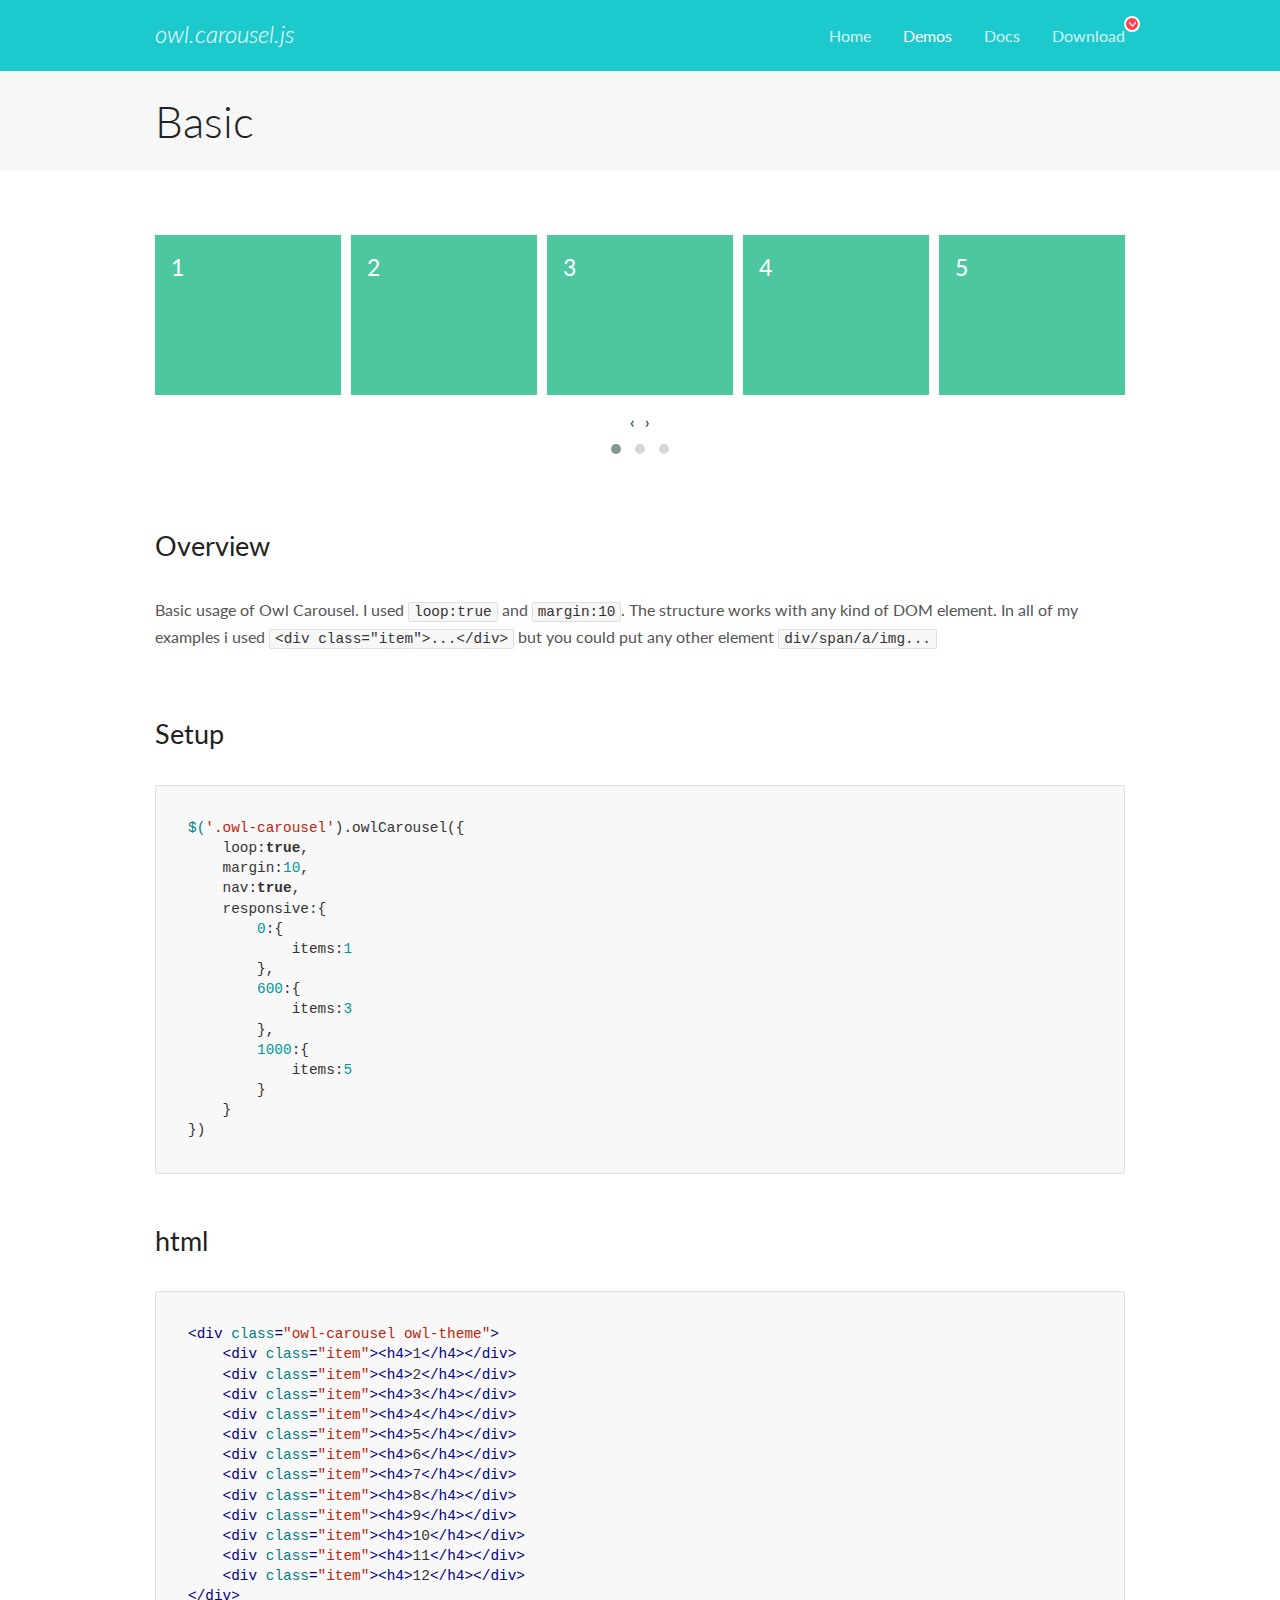
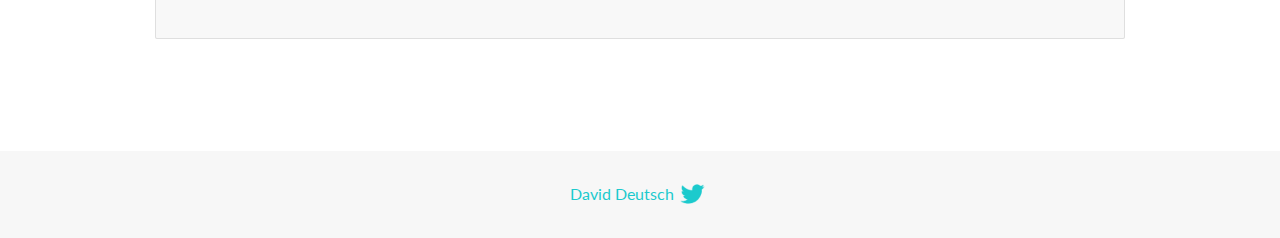
<file: f8-shop/assets/OwlCarousel2-2.3.4/docs/demos/basic.html>
<!DOCTYPE html>
<html lang="en">
  <head>

    <!-- head -->
    <meta charset="utf-8">
    <meta name="msapplication-tap-highlight" content="no" />
    <meta name="viewport" content="width=device-width, initial-scale=1.0" />
    <meta name="description" content="Basic usage demo">
    <meta name="author" content="David Deutsch">
    <title>
      Basic Demo | Owl Carousel | 2.3.4
    </title>

    <!-- Stylesheets -->
    <link href='https://fonts.googleapis.com/css?family=Lato:300,400,700,400italic,300italic' rel='stylesheet' type='text/css'>
    <link rel="stylesheet" href="../assets/css/docs.theme.min.css">

    <!-- Owl Stylesheets -->
    <link rel="stylesheet" href="../assets/owlcarousel/assets/owl.carousel.min.css">
    <link rel="stylesheet" href="../assets/owlcarousel/assets/owl.theme.default.min.css">

    <!-- HTML5 shim and Respond.js IE8 support of HTML5 elements and media queries -->

    <!--[if lt IE 9]>
      <script src="https://oss.maxcdn.com/libs/html5shiv/3.7.0/html5shiv.js"></script>
      <script src="https://oss.maxcdn.com/libs/respond.js/1.3.0/respond.min.js"></script>
    <![endif]-->

    <!-- Favicons -->
    <link rel="apple-touch-icon-precomposed" sizes="144x144" href="../assets/ico/apple-touch-icon-144-precomposed.png">
    <link rel="shortcut icon" href="../assets/ico/favicon.png">
    <link rel="shortcut icon" href="favicon.ico">

    <!-- Yeah i know js should not be in header. Its required for demos.-->

    <!-- javascript -->
    <script src="../assets/vendors/jquery.min.js"></script>
    <script src="../assets/owlcarousel/owl.carousel.js"></script>
  </head>
  <body>

    <!-- header -->
    <header class="header">
      <div class="row">
        <div class="large-12 columns">
          <div class="brand left">
            <h3>
              <a href="/OwlCarousel2/">owl.carousel.js</a> 
            </h3>
          </div>
          <a id="toggle-nav" class="right">
            <span></span> <span></span> <span></span> 
          </a> 
          <div class="nav-bar">
            <ul class="clearfix">
              <li> <a href="/OwlCarousel2/index.html">Home</a>  </li>
              <li class="active">
                <a href="/OwlCarousel2/demos/demos.html">Demos</a> 
              </li>
              <li> <a href="/OwlCarousel2/docs/started-welcome.html">Docs</a>  </li>
              <li>
                <a href="https://github.com/OwlCarousel2/OwlCarousel2/archive/2.3.4.zip">Download</a> 
                <span class="download"></span> 
              </li>
            </ul>
          </div>
        </div>
      </div>
    </header>

    <!-- title -->
    <section class="title">
      <div class="row">
        <div class="large-12 columns">
          <h1>Basic</h1>
        </div>
      </div>
    </section>

    <!--  Demos -->
    <section id="demos">
      <div class="row">
        <div class="large-12 columns">
          <div class="owl-carousel owl-theme">
            <div class="item">
              <h4>1</h4>
            </div>
            <div class="item">
              <h4>2</h4>
            </div>
            <div class="item">
              <h4>3</h4>
            </div>
            <div class="item">
              <h4>4</h4>
            </div>
            <div class="item">
              <h4>5</h4>
            </div>
            <div class="item">
              <h4>6</h4>
            </div>
            <div class="item">
              <h4>7</h4>
            </div>
            <div class="item">
              <h4>8</h4>
            </div>
            <div class="item">
              <h4>9</h4>
            </div>
            <div class="item">
              <h4>10</h4>
            </div>
            <div class="item">
              <h4>11</h4>
            </div>
            <div class="item">
              <h4>12</h4>
            </div>
          </div>
          <h3 id="overview">Overview</h3>
          <p>Basic usage of Owl Carousel. I used <code>loop:true</code> and <code>margin:10</code>. The structure works with any kind of DOM element. In all of my examples i used <code>&lt;div class=&quot;item&quot;&gt;...&lt;/div&gt;</code> but you could
            put any other element <code>div/span/a/img...</code></p>
          <h3 id="setup">Setup</h3>
          <pre><code>$(&#39;.owl-carousel&#39;).owlCarousel({
    loop:true,
    margin:10,
    nav:true,
    responsive:{
        0:{
            items:1
        },
        600:{
            items:3
        },
        1000:{
            items:5
        }
    }
})</code></pre>
          <h3 id="html">html</h3>
          <pre><code>&lt;div class=&quot;owl-carousel owl-theme&quot;&gt;
    &lt;div class=&quot;item&quot;&gt;&lt;h4&gt;1&lt;/h4&gt;&lt;/div&gt;
    &lt;div class=&quot;item&quot;&gt;&lt;h4&gt;2&lt;/h4&gt;&lt;/div&gt;
    &lt;div class=&quot;item&quot;&gt;&lt;h4&gt;3&lt;/h4&gt;&lt;/div&gt;
    &lt;div class=&quot;item&quot;&gt;&lt;h4&gt;4&lt;/h4&gt;&lt;/div&gt;
    &lt;div class=&quot;item&quot;&gt;&lt;h4&gt;5&lt;/h4&gt;&lt;/div&gt;
    &lt;div class=&quot;item&quot;&gt;&lt;h4&gt;6&lt;/h4&gt;&lt;/div&gt;
    &lt;div class=&quot;item&quot;&gt;&lt;h4&gt;7&lt;/h4&gt;&lt;/div&gt;
    &lt;div class=&quot;item&quot;&gt;&lt;h4&gt;8&lt;/h4&gt;&lt;/div&gt;
    &lt;div class=&quot;item&quot;&gt;&lt;h4&gt;9&lt;/h4&gt;&lt;/div&gt;
    &lt;div class=&quot;item&quot;&gt;&lt;h4&gt;10&lt;/h4&gt;&lt;/div&gt;
    &lt;div class=&quot;item&quot;&gt;&lt;h4&gt;11&lt;/h4&gt;&lt;/div&gt;
    &lt;div class=&quot;item&quot;&gt;&lt;h4&gt;12&lt;/h4&gt;&lt;/div&gt;
&lt;/div&gt;</code></pre>
          <script>
            $(document).ready(function() {
              var owl = $('.owl-carousel');
              owl.owlCarousel({
                margin: 10,
                nav: true,
                loop: true,
                responsive: {
                  0: {
                    items: 1
                  },
                  600: {
                    items: 3
                  },
                  1000: {
                    items: 5
                  }
                }
              })
            })
          </script>
        </div>
      </div>
    </section>

    <!-- footer -->
    <footer class="footer">
      <div class="row">
        <div class="large-12 columns">
          <h5>
            <a href="/OwlCarousel2/docs/support-contact.html">David Deutsch</a> 
            <a id="custom-tweet-button" href="https://twitter.com/share?url=https://github.com/OwlCarousel2/OwlCarousel2&text=Owl Carousel - This is so awesome! " target="_blank"></a> 
          </h5>
        </div>
      </div>
    </footer>

    <!-- vendors -->
    <script src="../assets/vendors/highlight.js"></script>
    <script src="../assets/js/app.js"></script>
  </body>
</html>
</file>
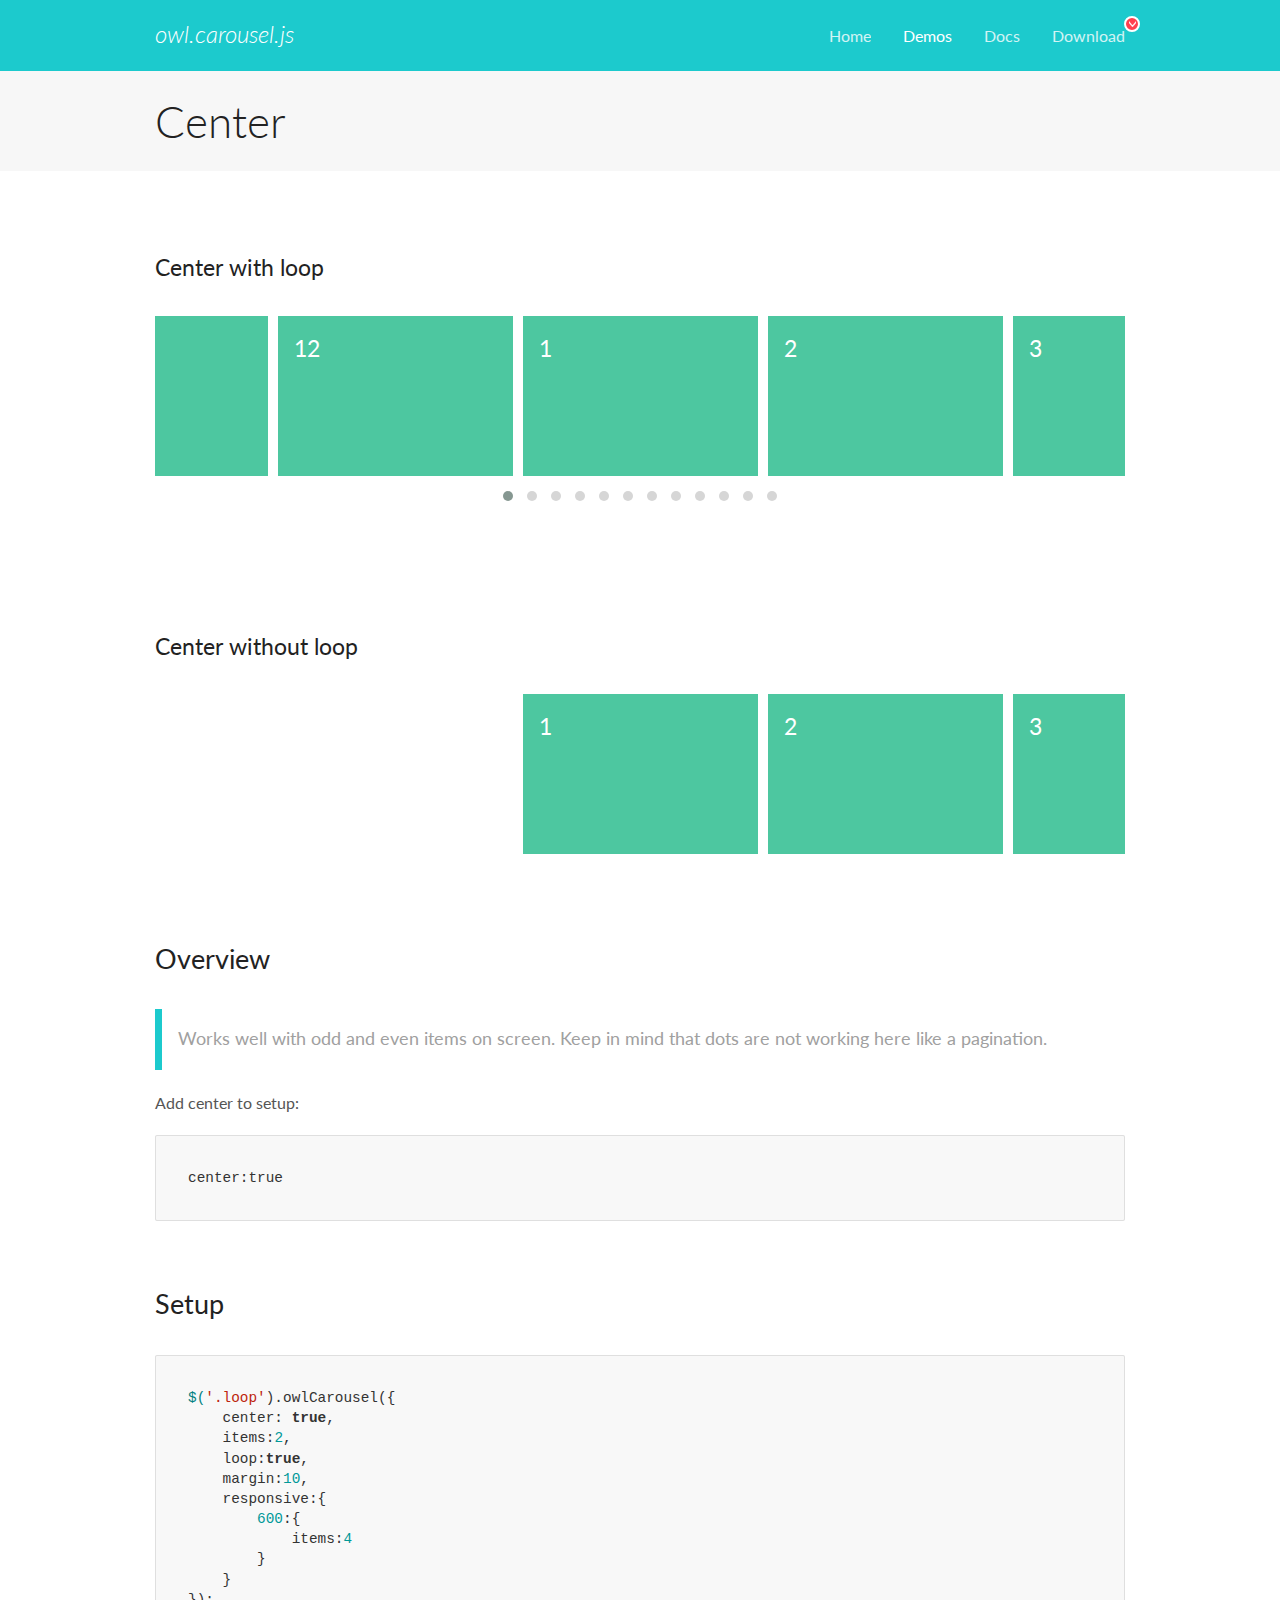
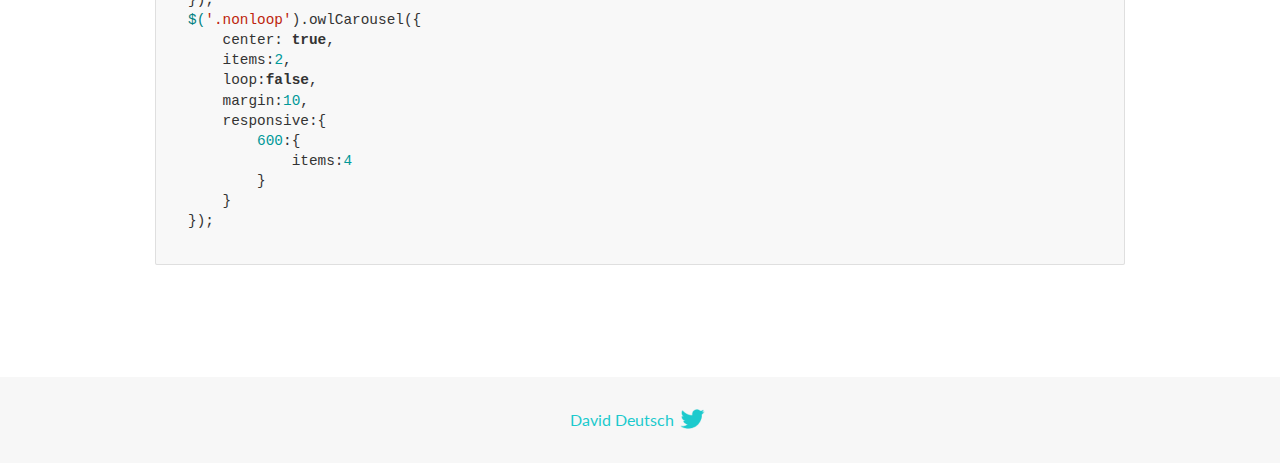
<file: f8-shop/assets/OwlCarousel2-2.3.4/docs/demos/center.html>
<!DOCTYPE html>
<html lang="en">
  <head>

    <!-- head -->
    <meta charset="utf-8">
    <meta name="msapplication-tap-highlight" content="no" />
    <meta name="viewport" content="width=device-width, initial-scale=1.0" />
    <meta name="description" content="Center carousel">
    <meta name="author" content="David Deutsch">
    <title>
      Center Demo | Owl Carousel | 2.3.4
    </title>

    <!-- Stylesheets -->
    <link href='https://fonts.googleapis.com/css?family=Lato:300,400,700,400italic,300italic' rel='stylesheet' type='text/css'>
    <link rel="stylesheet" href="../assets/css/docs.theme.min.css">

    <!-- Owl Stylesheets -->
    <link rel="stylesheet" href="../assets/owlcarousel/assets/owl.carousel.min.css">
    <link rel="stylesheet" href="../assets/owlcarousel/assets/owl.theme.default.min.css">

    <!-- HTML5 shim and Respond.js IE8 support of HTML5 elements and media queries -->

    <!--[if lt IE 9]>
      <script src="https://oss.maxcdn.com/libs/html5shiv/3.7.0/html5shiv.js"></script>
      <script src="https://oss.maxcdn.com/libs/respond.js/1.3.0/respond.min.js"></script>
    <![endif]-->

    <!-- Favicons -->
    <link rel="apple-touch-icon-precomposed" sizes="144x144" href="../assets/ico/apple-touch-icon-144-precomposed.png">
    <link rel="shortcut icon" href="../assets/ico/favicon.png">
    <link rel="shortcut icon" href="favicon.ico">

    <!-- Yeah i know js should not be in header. Its required for demos.-->

    <!-- javascript -->
    <script src="../assets/vendors/jquery.min.js"></script>
    <script src="../assets/owlcarousel/owl.carousel.js"></script>
  </head>
  <body>

    <!-- header -->
    <header class="header">
      <div class="row">
        <div class="large-12 columns">
          <div class="brand left">
            <h3>
              <a href="/OwlCarousel2/">owl.carousel.js</a> 
            </h3>
          </div>
          <a id="toggle-nav" class="right">
            <span></span> <span></span> <span></span> 
          </a> 
          <div class="nav-bar">
            <ul class="clearfix">
              <li> <a href="/OwlCarousel2/index.html">Home</a>  </li>
              <li class="active">
                <a href="/OwlCarousel2/demos/demos.html">Demos</a> 
              </li>
              <li> <a href="/OwlCarousel2/docs/started-welcome.html">Docs</a>  </li>
              <li>
                <a href="https://github.com/OwlCarousel2/OwlCarousel2/archive/2.3.4.zip">Download</a> 
                <span class="download"></span> 
              </li>
            </ul>
          </div>
        </div>
      </div>
    </header>

    <!-- title -->
    <section class="title">
      <div class="row">
        <div class="large-12 columns">
          <h1>Center</h1>
        </div>
      </div>
    </section>

    <!--  Demos -->
    <section id="demos">
      <div class="row">
        <div class="large-12 columns">
          <h4 id="center-with-loop">Center with loop</h4>
          <div class="loop owl-carousel owl-theme">
            <div class="item">
              <h4>1</h4>
            </div>
            <div class="item">
              <h4>2</h4>
            </div>
            <div class="item">
              <h4>3</h4>
            </div>
            <div class="item">
              <h4>4</h4>
            </div>
            <div class="item">
              <h4>5</h4>
            </div>
            <div class="item">
              <h4>6</h4>
            </div>
            <div class="item">
              <h4>7</h4>
            </div>
            <div class="item">
              <h4>8</h4>
            </div>
            <div class="item">
              <h4>9</h4>
            </div>
            <div class="item">
              <h4>10</h4>
            </div>
            <div class="item">
              <h4>11</h4>
            </div>
            <div class="item">
              <h4>12</h4>
            </div>
          </div>
          <br>
          <h4 id="center-without-loop">Center without loop</h4>
          <div class="nonloop owl-carousel">
            <div class="item">
              <h4>1</h4>
            </div>
            <div class="item">
              <h4>2</h4>
            </div>
            <div class="item">
              <h4>3</h4>
            </div>
            <div class="item">
              <h4>4</h4>
            </div>
            <div class="item">
              <h4>5</h4>
            </div>
            <div class="item">
              <h4>6</h4>
            </div>
            <div class="item">
              <h4>7</h4>
            </div>
            <div class="item">
              <h4>8</h4>
            </div>
            <div class="item">
              <h4>9</h4>
            </div>
            <div class="item">
              <h4>10</h4>
            </div>
            <div class="item">
              <h4>11</h4>
            </div>
            <div class="item">
              <h4>12</h4>
            </div>
          </div>
          <h3 id="overview">Overview</h3>
          <blockquote>
            <p>Works well with odd and even items on screen. Keep in mind that dots are not working here like a pagination.</p>
          </blockquote>
          <p>Add center to setup:</p>
          <pre><code>center:true</code></pre>
          <h3 id="setup">Setup</h3>
          <pre><code>$(&#39;.loop&#39;).owlCarousel({
    center: true,
    items:2,
    loop:true,
    margin:10,
    responsive:{
        600:{
            items:4
        }
    }
});
$(&#39;.nonloop&#39;).owlCarousel({
    center: true,
    items:2,
    loop:false,
    margin:10,
    responsive:{
        600:{
            items:4
        }
    }
});</code></pre>
          <script>
            jQuery(document).ready(function($) {
              $('.loop').owlCarousel({
                center: true,
                items: 2,
                loop: true,
                margin: 10,
                responsive: {
                  600: {
                    items: 4
                  }
                }
              });
              $('.nonloop').owlCarousel({
                center: true,
                items: 2,
                loop: false,
                margin: 10,
                responsive: {
                  600: {
                    items: 4
                  }
                }
              });
            });
          </script>
        </div>
      </div>
    </section>

    <!-- footer -->
    <footer class="footer">
      <div class="row">
        <div class="large-12 columns">
          <h5>
            <a href="/OwlCarousel2/docs/support-contact.html">David Deutsch</a> 
            <a id="custom-tweet-button" href="https://twitter.com/share?url=https://github.com/OwlCarousel2/OwlCarousel2&text=Owl Carousel - This is so awesome! " target="_blank"></a> 
          </h5>
        </div>
      </div>
    </footer>

    <!-- vendors -->
    <script src="../assets/vendors/highlight.js"></script>
    <script src="../assets/js/app.js"></script>
  </body>
</html>
</file>
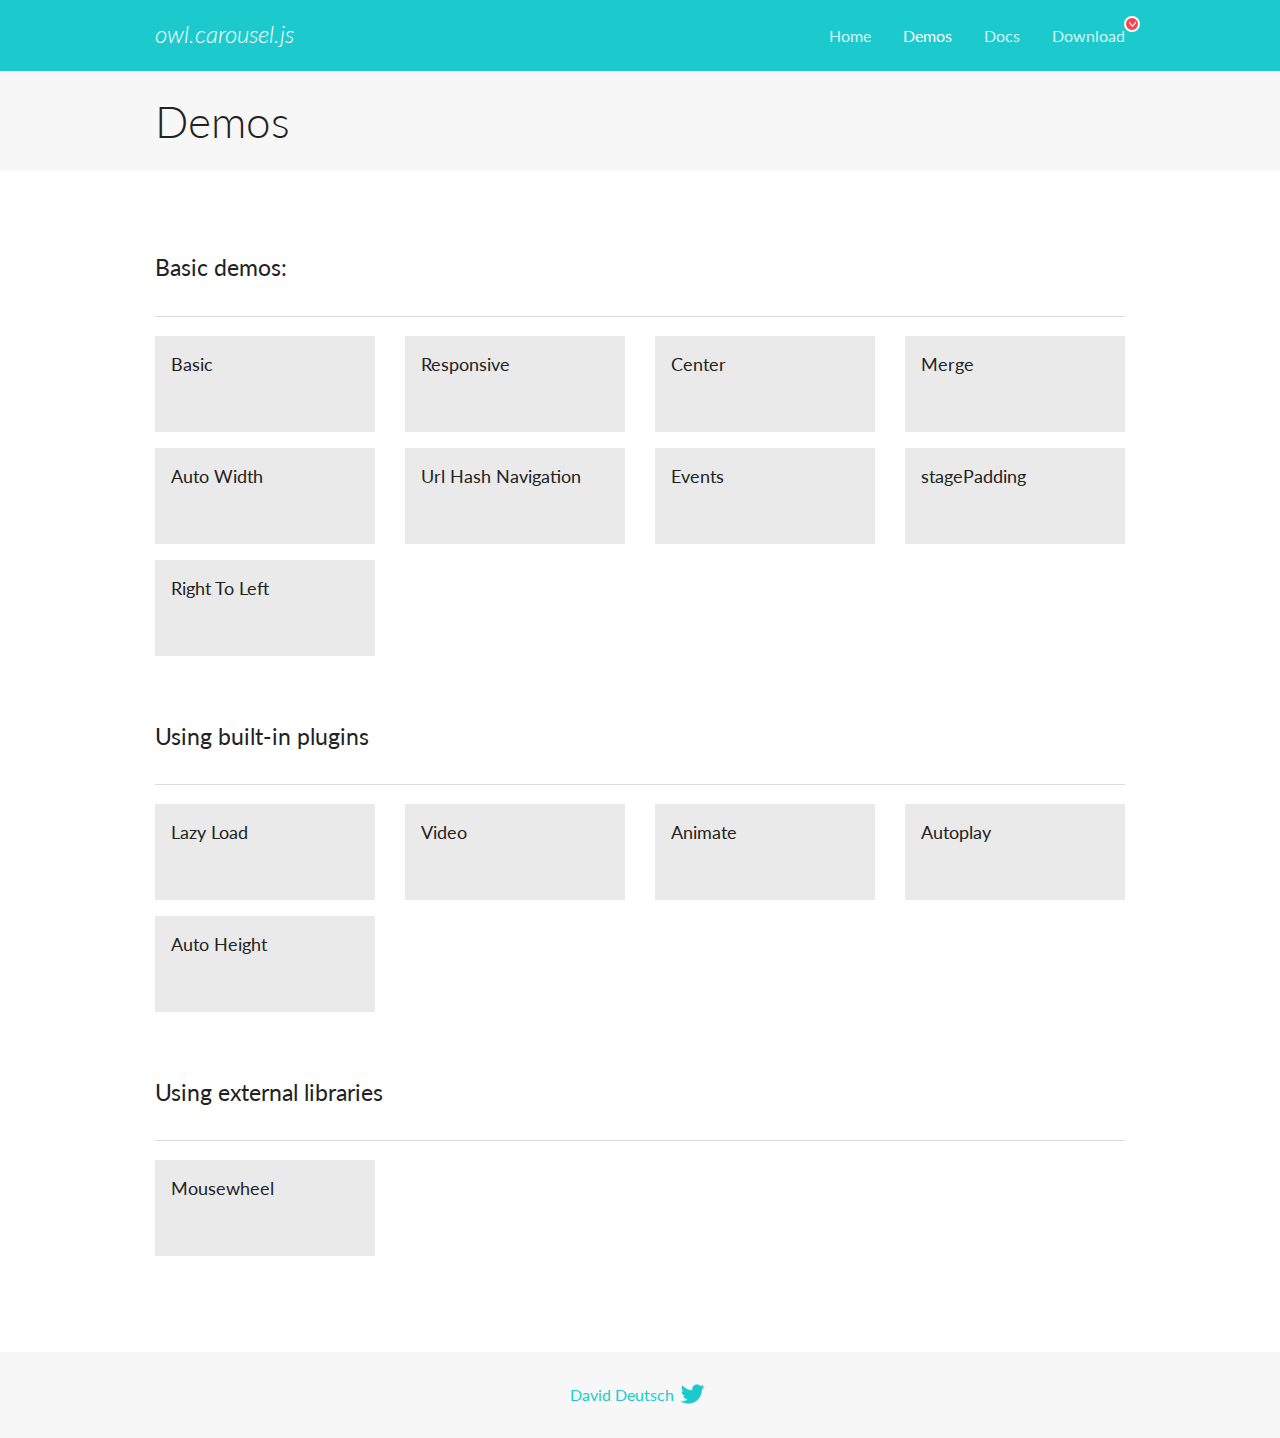
<file: f8-shop/assets/OwlCarousel2-2.3.4/docs/demos/demos.html>
<!DOCTYPE html>
<html lang="en">
  <head>

    <!-- head -->
    <meta charset="utf-8">
    <meta name="msapplication-tap-highlight" content="no" />
    <meta name="viewport" content="width=device-width, initial-scale=1.0" />
    <meta name="description" content="A list of Owl Carousel examples.">
    <meta name="author" content="David Deutsch">
    <title>
      Demos | Owl Carousel | 2.3.4
    </title>

    <!-- Stylesheets -->
    <link href='https://fonts.googleapis.com/css?family=Lato:300,400,700,400italic,300italic' rel='stylesheet' type='text/css'>
    <link rel="stylesheet" href="../assets/css/docs.theme.min.css">

    <!-- Owl Stylesheets -->
    <link rel="stylesheet" href="../assets/owlcarousel/assets/owl.carousel.min.css">
    <link rel="stylesheet" href="../assets/owlcarousel/assets/owl.theme.default.min.css">

    <!-- HTML5 shim and Respond.js IE8 support of HTML5 elements and media queries -->

    <!--[if lt IE 9]>
      <script src="https://oss.maxcdn.com/libs/html5shiv/3.7.0/html5shiv.js"></script>
      <script src="https://oss.maxcdn.com/libs/respond.js/1.3.0/respond.min.js"></script>
    <![endif]-->

    <!-- Favicons -->
    <link rel="apple-touch-icon-precomposed" sizes="144x144" href="../assets/ico/apple-touch-icon-144-precomposed.png">
    <link rel="shortcut icon" href="../assets/ico/favicon.png">
    <link rel="shortcut icon" href="favicon.ico">

    <!-- Yeah i know js should not be in header. Its required for demos.-->

    <!-- javascript -->
    <script src="../assets/vendors/jquery.min.js"></script>
    <script src="../assets/owlcarousel/owl.carousel.js"></script>
  </head>
  <body>

    <!-- header -->
    <header class="header">
      <div class="row">
        <div class="large-12 columns">
          <div class="brand left">
            <h3>
              <a href="/OwlCarousel2/">owl.carousel.js</a> 
            </h3>
          </div>
          <a id="toggle-nav" class="right">
            <span></span> <span></span> <span></span> 
          </a> 
          <div class="nav-bar">
            <ul class="clearfix">
              <li> <a href="/OwlCarousel2/index.html">Home</a>  </li>
              <li class="active">
                <a href="/OwlCarousel2/demos/demos.html">Demos</a> 
              </li>
              <li> <a href="/OwlCarousel2/docs/started-welcome.html">Docs</a>  </li>
              <li>
                <a href="https://github.com/OwlCarousel2/OwlCarousel2/archive/2.3.4.zip">Download</a> 
                <span class="download"></span> 
              </li>
            </ul>
          </div>
        </div>
      </div>
    </header>

    <!-- title -->
    <section class="title">
      <div class="row">
        <div class="large-12 columns">
          <h1>Demos</h1>
        </div>
      </div>
    </section>

    <!--  Demos -->
    <section id="demos">
      <div class="row">
        <div class="large-12 columns">
          <h4 id="basic-demos-">Basic demos:</h4>
          <hr>
          <div class="demo-list">
            <div class="row">
              <div class="small-6 medium-4 large-3 columns">
                <a href="basic.html" class="demo-block">
                  <h5>Basic </h5>
                </a> 
              </div>
              <div class="small-6 medium-4 large-3 columns">
                <a href="responsive.html" class="demo-block">
                  <h5>Responsive </h5>
                </a> 
              </div>
              <div class="small-6 medium-4 large-3 columns">
                <a href="center.html" class="demo-block">
                  <h5>Center </h5>
                </a> 
              </div>
              <div class="small-6 medium-4 large-3 columns">
                <a href="merge.html" class="demo-block">
                  <h5>Merge </h5>
                </a> 
              </div>
              <div class="small-6 medium-4 large-3 columns">
                <a href="autowidth.html" class="demo-block">
                  <h5>Auto Width </h5>
                </a> 
              </div>
              <div class="small-6 medium-4 large-3 columns">
                <a href="urlhashnav.html" class="demo-block">
                  <h5>Url Hash Navigation </h5>
                </a> 
              </div>
              <div class="small-6 medium-4 large-3 columns">
                <a href="events.html" class="demo-block">
                  <h5>Events </h5>
                </a> 
              </div>
              <div class="small-6 medium-4 large-3 columns">
                <a href="stagepadding.html" class="demo-block">
                  <h5>stagePadding </h5>
                </a> 
              </div>
              <div class="small-6 medium-4 large-3 columns">
                <a href="rtl.html" class="demo-block">
                  <h5>Right To Left </h5>
                </a> 
              </div>
            </div>
          </div>
          <h4 id="using-built-in-plugins">Using built-in plugins</h4>
          <hr>
          <div class="demo-list">
            <div class="row">
              <div class="small-6 medium-4 large-3 columns">
                <a href="lazyLoad.html" class="demo-block">
                  <h5>Lazy Load </h5>
                </a> 
              </div>
              <div class="small-6 medium-4 large-3 columns">
                <a href="video.html" class="demo-block">
                  <h5>Video </h5>
                </a> 
              </div>
              <div class="small-6 medium-4 large-3 columns">
                <a href="animate.html" class="demo-block">
                  <h5>Animate </h5>
                </a> 
              </div>
              <div class="small-6 medium-4 large-3 columns">
                <a href="autoplay.html" class="demo-block">
                  <h5>Autoplay </h5>
                </a> 
              </div>
              <div class="small-6 medium-4 large-3 columns">
                <a href="autoheight.html" class="demo-block">
                  <h5>Auto Height </h5>
                </a> 
              </div>
            </div>
          </div>
          <h4 id="using-external-libraries">Using external libraries</h4>
          <hr>
          <div class="demo-list">
            <div class="row">
              <div class="small-6 medium-4 large-3 columns">
                <a href="mousewheel.html" class="demo-block">
                  <h5>Mousewheel </h5>
                </a> 
              </div>
            </div>
          </div>
        </div>
      </div>
    </section>

    <!-- footer -->
    <footer class="footer">
      <div class="row">
        <div class="large-12 columns">
          <h5>
            <a href="/OwlCarousel2/docs/support-contact.html">David Deutsch</a> 
            <a id="custom-tweet-button" href="https://twitter.com/share?url=https://github.com/OwlCarousel2/OwlCarousel2&text=Owl Carousel - This is so awesome! " target="_blank"></a> 
          </h5>
        </div>
      </div>
    </footer>

    <!-- vendors -->
    <script src="../assets/vendors/highlight.js"></script>
    <script src="../assets/js/app.js"></script>
  </body>
</html>
</file>
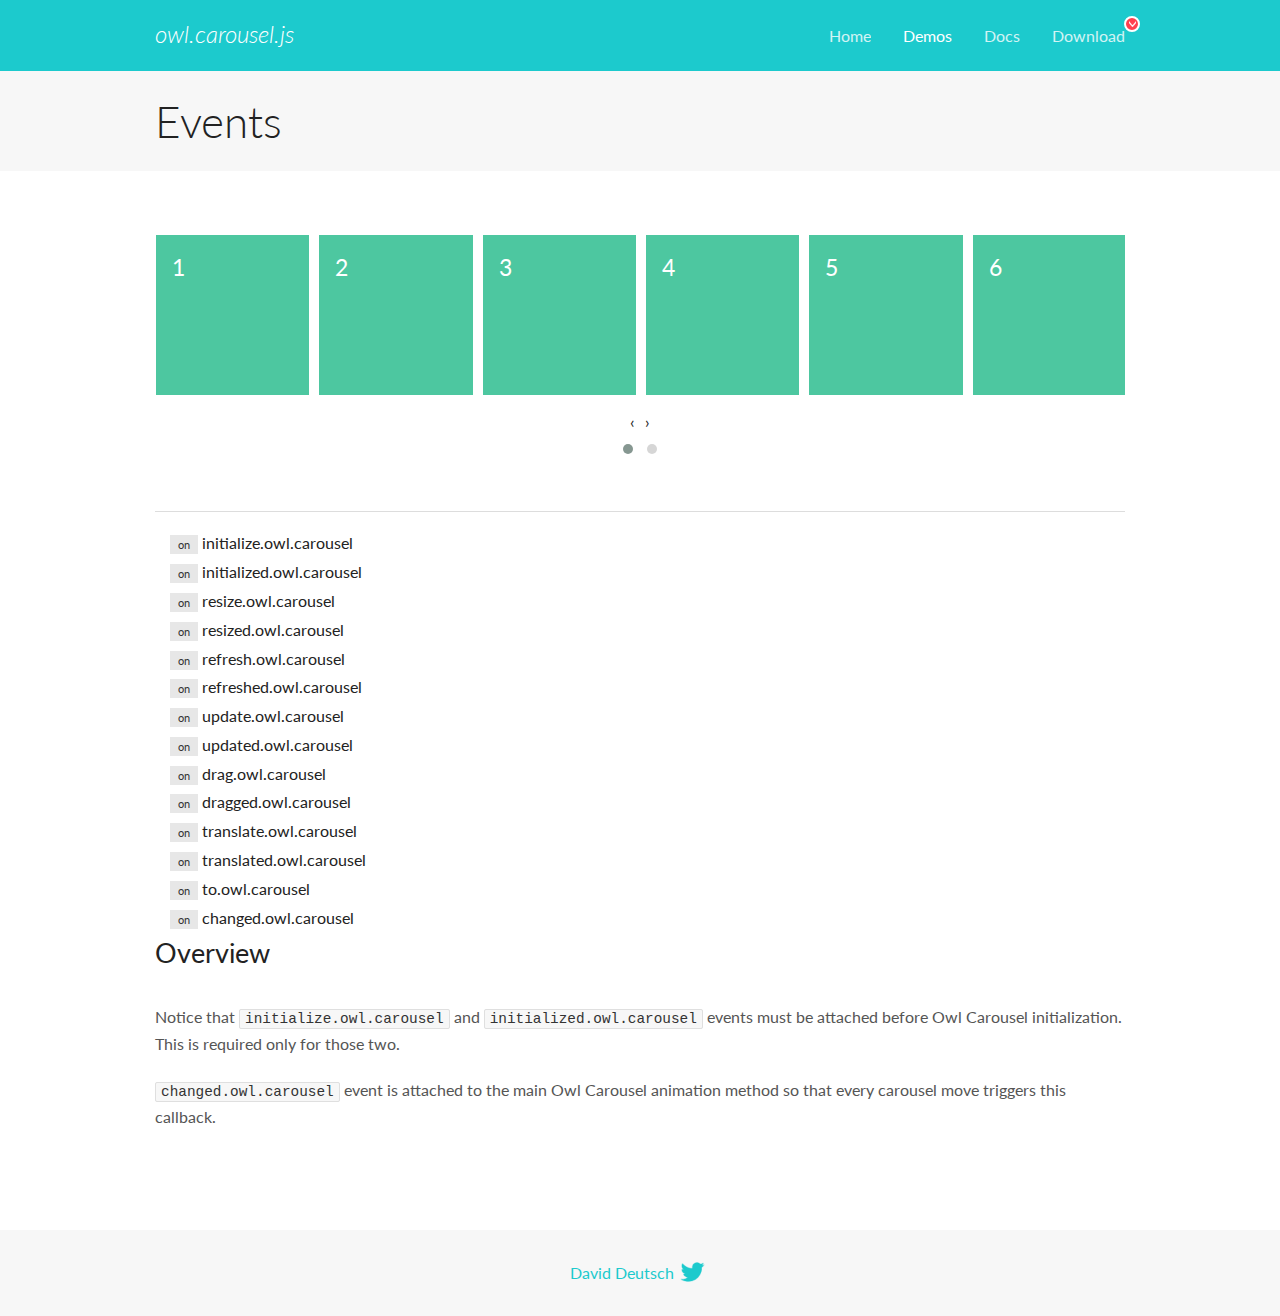
<file: f8-shop/assets/OwlCarousel2-2.3.4/docs/demos/events.html>
<!DOCTYPE html>
<html lang="en">
  <head>

    <!-- head -->
    <meta charset="utf-8">
    <meta name="msapplication-tap-highlight" content="no" />
    <meta name="viewport" content="width=device-width, initial-scale=1.0" />
    <meta name="description" content="Events usage demo">
    <meta name="author" content="David Deutsch">
    <title>
      Events Demo | Owl Carousel | 2.3.4
    </title>

    <!-- Stylesheets -->
    <link href='https://fonts.googleapis.com/css?family=Lato:300,400,700,400italic,300italic' rel='stylesheet' type='text/css'>
    <link rel="stylesheet" href="../assets/css/docs.theme.min.css">

    <!-- Owl Stylesheets -->
    <link rel="stylesheet" href="../assets/owlcarousel/assets/owl.carousel.min.css">
    <link rel="stylesheet" href="../assets/owlcarousel/assets/owl.theme.default.min.css">

    <!-- HTML5 shim and Respond.js IE8 support of HTML5 elements and media queries -->

    <!--[if lt IE 9]>
      <script src="https://oss.maxcdn.com/libs/html5shiv/3.7.0/html5shiv.js"></script>
      <script src="https://oss.maxcdn.com/libs/respond.js/1.3.0/respond.min.js"></script>
    <![endif]-->

    <!-- Favicons -->
    <link rel="apple-touch-icon-precomposed" sizes="144x144" href="../assets/ico/apple-touch-icon-144-precomposed.png">
    <link rel="shortcut icon" href="../assets/ico/favicon.png">
    <link rel="shortcut icon" href="favicon.ico">

    <!-- Yeah i know js should not be in header. Its required for demos.-->

    <!-- javascript -->
    <script src="../assets/vendors/jquery.min.js"></script>
    <script src="../assets/owlcarousel/owl.carousel.js"></script>
  </head>
  <body>

    <!-- header -->
    <header class="header">
      <div class="row">
        <div class="large-12 columns">
          <div class="brand left">
            <h3>
              <a href="/OwlCarousel2/">owl.carousel.js</a> 
            </h3>
          </div>
          <a id="toggle-nav" class="right">
            <span></span> <span></span> <span></span> 
          </a> 
          <div class="nav-bar">
            <ul class="clearfix">
              <li> <a href="/OwlCarousel2/index.html">Home</a>  </li>
              <li class="active">
                <a href="/OwlCarousel2/demos/demos.html">Demos</a> 
              </li>
              <li> <a href="/OwlCarousel2/docs/started-welcome.html">Docs</a>  </li>
              <li>
                <a href="https://github.com/OwlCarousel2/OwlCarousel2/archive/2.3.4.zip">Download</a> 
                <span class="download"></span> 
              </li>
            </ul>
          </div>
        </div>
      </div>
    </header>

    <!-- title -->
    <section class="title">
      <div class="row">
        <div class="large-12 columns">
          <h1>Events</h1>
        </div>
      </div>
    </section>

    <!--  Demos -->
    <section id="demos">
      <div class="row">
        <div class="large-12 columns">
          <div class="owl-carousel owl-theme">
            <div class="item">
              <h4>1</h4>
            </div>
            <div class="item">
              <h4>2</h4>
            </div>
            <div class="item">
              <h4>3</h4>
            </div>
            <div class="item">
              <h4>4</h4>
            </div>
            <div class="item">
              <h4>5</h4>
            </div>
            <div class="item">
              <h4>6</h4>
            </div>
            <div class="item">
              <h4>7</h4>
            </div>
            <div class="item">
              <h4>8</h4>
            </div>
            <div class="item">
              <h4>9</h4>
            </div>
            <div class="item">
              <h4>10</h4>
            </div>
            <div class="item">
              <h4>11</h4>
            </div>
            <div class="item">
              <h4>12</h4>
            </div>
          </div>
          <hr>
          <div class="large-12 columns callbacks">
            <div><span class="label secondary initialize">on</span>  initialize.owl.carousel </div>
            <div><span class="label secondary initialized">on</span>  initialized.owl.carousel </div>
            <div><span class="label secondary resize">on</span>  resize.owl.carousel </div>
            <div><span class="label secondary resized">on</span>  resized.owl.carousel </div>
            <div><span class="label secondary refresh">on</span>  refresh.owl.carousel </div>
            <div><span class="label secondary refreshed">on</span>  refreshed.owl.carousel </div>
            <div><span class="label secondary update">on</span>  update.owl.carousel </div>
            <div><span class="label secondary updated">on</span>  updated.owl.carousel </div>
            <div><span class="label secondary drag">on</span>  drag.owl.carousel </div>
            <div><span class="label secondary dragged">on</span>  dragged.owl.carousel </div>
            <div><span class="label secondary translate">on</span>  translate.owl.carousel </div>
            <div><span class="label secondary translated">on</span>  translated.owl.carousel </div>
            <div><span class="label secondary to">on</span>  to.owl.carousel </div>
            <div><span class="label secondary changed">on</span>  changed.owl.carousel </div>
          </div>
          <h3 id="overview">Overview</h3>
          <p>Notice that <code>initialize.owl.carousel</code> and <code>initialized.owl.carousel</code> events must be attached before Owl Carousel initialization. This is required only for those two.</p>
          <p><code>changed.owl.carousel</code> event is attached to the main Owl Carousel animation method so that every carousel move triggers this callback.</p>
          <script>
            jQuery(document).ready(function($) {
              var owl = $('.owl-carousel');
              owl.on('initialize.owl.carousel initialized.owl.carousel ' +
                'initialize.owl.carousel initialize.owl.carousel ' +
                'resize.owl.carousel resized.owl.carousel ' +
                'refresh.owl.carousel refreshed.owl.carousel ' +
                'update.owl.carousel updated.owl.carousel ' +
                'drag.owl.carousel dragged.owl.carousel ' +
                'translate.owl.carousel translated.owl.carousel ' +
                'to.owl.carousel changed.owl.carousel',
                function(e) {
                  $('.' + e.type)
                    .removeClass('secondary')
                    .addClass('success');
                  window.setTimeout(function() {
                    $('.' + e.type)
                      .removeClass('success')
                      .addClass('secondary');
                  }, 500);
                });
              owl.owlCarousel({
                loop: true,
                nav: true,
                lazyLoad: true,
                margin: 10,
                video: true,
                responsive: {
                  0: {
                    items: 1
                  },
                  600: {
                    items: 3
                  },
                  960: {
                    items: 5,
                  },
                  1200: {
                    items: 6
                  }
                }
              });
            });
          </script>
        </div>
      </div>
    </section>

    <!-- footer -->
    <footer class="footer">
      <div class="row">
        <div class="large-12 columns">
          <h5>
            <a href="/OwlCarousel2/docs/support-contact.html">David Deutsch</a> 
            <a id="custom-tweet-button" href="https://twitter.com/share?url=https://github.com/OwlCarousel2/OwlCarousel2&text=Owl Carousel - This is so awesome! " target="_blank"></a> 
          </h5>
        </div>
      </div>
    </footer>

    <!-- vendors -->
    <script src="../assets/vendors/highlight.js"></script>
    <script src="../assets/js/app.js"></script>
  </body>
</html>
</file>
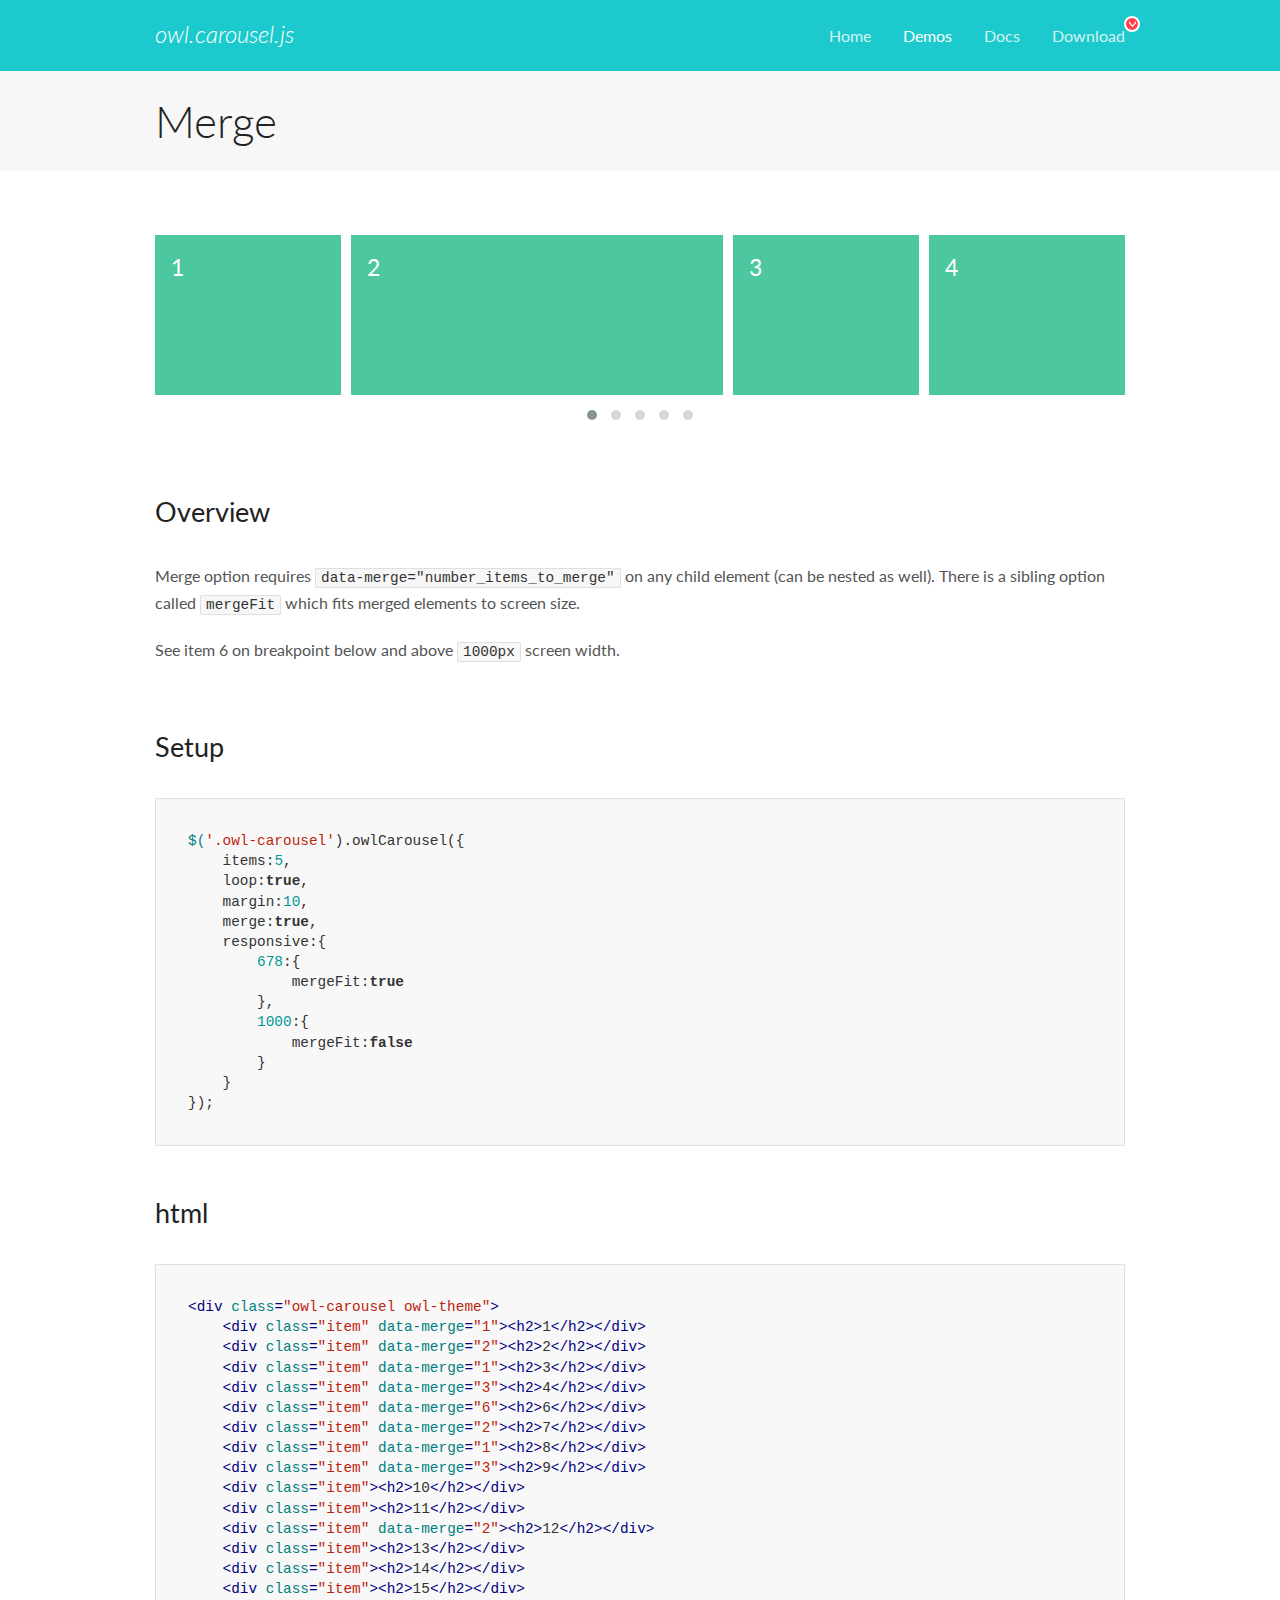
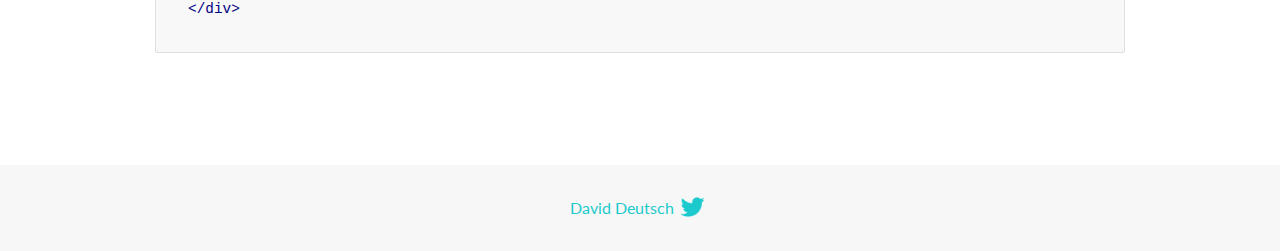
<file: f8-shop/assets/OwlCarousel2-2.3.4/docs/demos/merge.html>
<!DOCTYPE html>
<html lang="en">
  <head>

    <!-- head -->
    <meta charset="utf-8">
    <meta name="msapplication-tap-highlight" content="no" />
    <meta name="viewport" content="width=device-width, initial-scale=1.0" />
    <meta name="description" content="Merge Items">
    <meta name="author" content="David Deutsch">
    <title>
      Merge Demo | Owl Carousel | 2.3.4
    </title>

    <!-- Stylesheets -->
    <link href='https://fonts.googleapis.com/css?family=Lato:300,400,700,400italic,300italic' rel='stylesheet' type='text/css'>
    <link rel="stylesheet" href="../assets/css/docs.theme.min.css">

    <!-- Owl Stylesheets -->
    <link rel="stylesheet" href="../assets/owlcarousel/assets/owl.carousel.min.css">
    <link rel="stylesheet" href="../assets/owlcarousel/assets/owl.theme.default.min.css">

    <!-- HTML5 shim and Respond.js IE8 support of HTML5 elements and media queries -->

    <!--[if lt IE 9]>
      <script src="https://oss.maxcdn.com/libs/html5shiv/3.7.0/html5shiv.js"></script>
      <script src="https://oss.maxcdn.com/libs/respond.js/1.3.0/respond.min.js"></script>
    <![endif]-->

    <!-- Favicons -->
    <link rel="apple-touch-icon-precomposed" sizes="144x144" href="../assets/ico/apple-touch-icon-144-precomposed.png">
    <link rel="shortcut icon" href="../assets/ico/favicon.png">
    <link rel="shortcut icon" href="favicon.ico">

    <!-- Yeah i know js should not be in header. Its required for demos.-->

    <!-- javascript -->
    <script src="../assets/vendors/jquery.min.js"></script>
    <script src="../assets/owlcarousel/owl.carousel.js"></script>
  </head>
  <body>

    <!-- header -->
    <header class="header">
      <div class="row">
        <div class="large-12 columns">
          <div class="brand left">
            <h3>
              <a href="/OwlCarousel2/">owl.carousel.js</a> 
            </h3>
          </div>
          <a id="toggle-nav" class="right">
            <span></span> <span></span> <span></span> 
          </a> 
          <div class="nav-bar">
            <ul class="clearfix">
              <li> <a href="/OwlCarousel2/index.html">Home</a>  </li>
              <li class="active">
                <a href="/OwlCarousel2/demos/demos.html">Demos</a> 
              </li>
              <li> <a href="/OwlCarousel2/docs/started-welcome.html">Docs</a>  </li>
              <li>
                <a href="https://github.com/OwlCarousel2/OwlCarousel2/archive/2.3.4.zip">Download</a> 
                <span class="download"></span> 
              </li>
            </ul>
          </div>
        </div>
      </div>
    </header>

    <!-- title -->
    <section class="title">
      <div class="row">
        <div class="large-12 columns">
          <h1>Merge</h1>
        </div>
      </div>
    </section>

    <!--  Demos -->
    <section id="demos">
      <div class="row">
        <div class="large-12 columns">
          <div class="owl-carousel owl-theme">
            <div class="item" data-merge="1">
              <h4>1</h4>
            </div>
            <div class="item" data-merge="2">
              <h4>2</h4>
            </div>
            <div class="item" data-merge="1">
              <h4>3</h4>
            </div>
            <div class="item" data-merge="3">
              <h4>4</h4>
            </div>
            <div class="item" data-merge="6">
              <h4>6</h4>
            </div>
            <div class="item" data-merge="2">
              <h4>7</h4>
            </div>
            <div class="item" data-merge="1">
              <h4>8</h4>
            </div>
            <div class="item" data-merge="3">
              <h4>9</h4>
            </div>
            <div class="item">
              <h4>10</h4>
            </div>
            <div class="item">
              <h4>11</h4>
            </div>
            <div class="item" data-merge="2">
              <h4>12</h4>
            </div>
            <div class="item">
              <h4>13</h4>
            </div>
            <div class="item">
              <h4>14</h4>
            </div>
            <div class="item">
              <h4>15</h4>
            </div>
          </div>
          <h3 id="overview">Overview</h3>
          <p>Merge option requires <code>data-merge=&quot;number_items_to_merge&quot;</code> on any child element (can be nested as well). There is a sibling option called <code>mergeFit</code> which fits merged elements to screen size. </p>
          <p>See item 6 on breakpoint below and above <code>1000px</code> screen width.</p>
          <h3 id="setup">Setup</h3>
          <pre><code>$(&#39;.owl-carousel&#39;).owlCarousel({
    items:5,
    loop:true,
    margin:10,
    merge:true,
    responsive:{
        678:{
            mergeFit:true
        },
        1000:{
            mergeFit:false
        }
    }
});</code></pre>
          <h3 id="html">html</h3>
          <pre><code>&lt;div class=&quot;owl-carousel owl-theme&quot;&gt;
    &lt;div class=&quot;item&quot; data-merge=&quot;1&quot;&gt;&lt;h2&gt;1&lt;/h2&gt;&lt;/div&gt;
    &lt;div class=&quot;item&quot; data-merge=&quot;2&quot;&gt;&lt;h2&gt;2&lt;/h2&gt;&lt;/div&gt;
    &lt;div class=&quot;item&quot; data-merge=&quot;1&quot;&gt;&lt;h2&gt;3&lt;/h2&gt;&lt;/div&gt;
    &lt;div class=&quot;item&quot; data-merge=&quot;3&quot;&gt;&lt;h2&gt;4&lt;/h2&gt;&lt;/div&gt;
    &lt;div class=&quot;item&quot; data-merge=&quot;6&quot;&gt;&lt;h2&gt;6&lt;/h2&gt;&lt;/div&gt;
    &lt;div class=&quot;item&quot; data-merge=&quot;2&quot;&gt;&lt;h2&gt;7&lt;/h2&gt;&lt;/div&gt;
    &lt;div class=&quot;item&quot; data-merge=&quot;1&quot;&gt;&lt;h2&gt;8&lt;/h2&gt;&lt;/div&gt;
    &lt;div class=&quot;item&quot; data-merge=&quot;3&quot;&gt;&lt;h2&gt;9&lt;/h2&gt;&lt;/div&gt;
    &lt;div class=&quot;item&quot;&gt;&lt;h2&gt;10&lt;/h2&gt;&lt;/div&gt;
    &lt;div class=&quot;item&quot;&gt;&lt;h2&gt;11&lt;/h2&gt;&lt;/div&gt;
    &lt;div class=&quot;item&quot; data-merge=&quot;2&quot;&gt;&lt;h2&gt;12&lt;/h2&gt;&lt;/div&gt;
    &lt;div class=&quot;item&quot;&gt;&lt;h2&gt;13&lt;/h2&gt;&lt;/div&gt;
    &lt;div class=&quot;item&quot;&gt;&lt;h2&gt;14&lt;/h2&gt;&lt;/div&gt;
    &lt;div class=&quot;item&quot;&gt;&lt;h2&gt;15&lt;/h2&gt;&lt;/div&gt;
&lt;/div&gt;</code></pre>
          <script>
            $(document).ready(function() {
              $('.owl-carousel').owlCarousel({
                items: 5,
                loop: true,
                margin: 10,
                merge: true,
                responsive: {
                  678: {
                    mergeFit: true
                  },
                  1000: {
                    mergeFit: false
                  }
                }
              });
            })
          </script>
        </div>
      </div>
    </section>

    <!-- footer -->
    <footer class="footer">
      <div class="row">
        <div class="large-12 columns">
          <h5>
            <a href="/OwlCarousel2/docs/support-contact.html">David Deutsch</a> 
            <a id="custom-tweet-button" href="https://twitter.com/share?url=https://github.com/OwlCarousel2/OwlCarousel2&text=Owl Carousel - This is so awesome! " target="_blank"></a> 
          </h5>
        </div>
      </div>
    </footer>

    <!-- vendors -->
    <script src="../assets/vendors/highlight.js"></script>
    <script src="../assets/js/app.js"></script>
  </body>
</html>
</file>
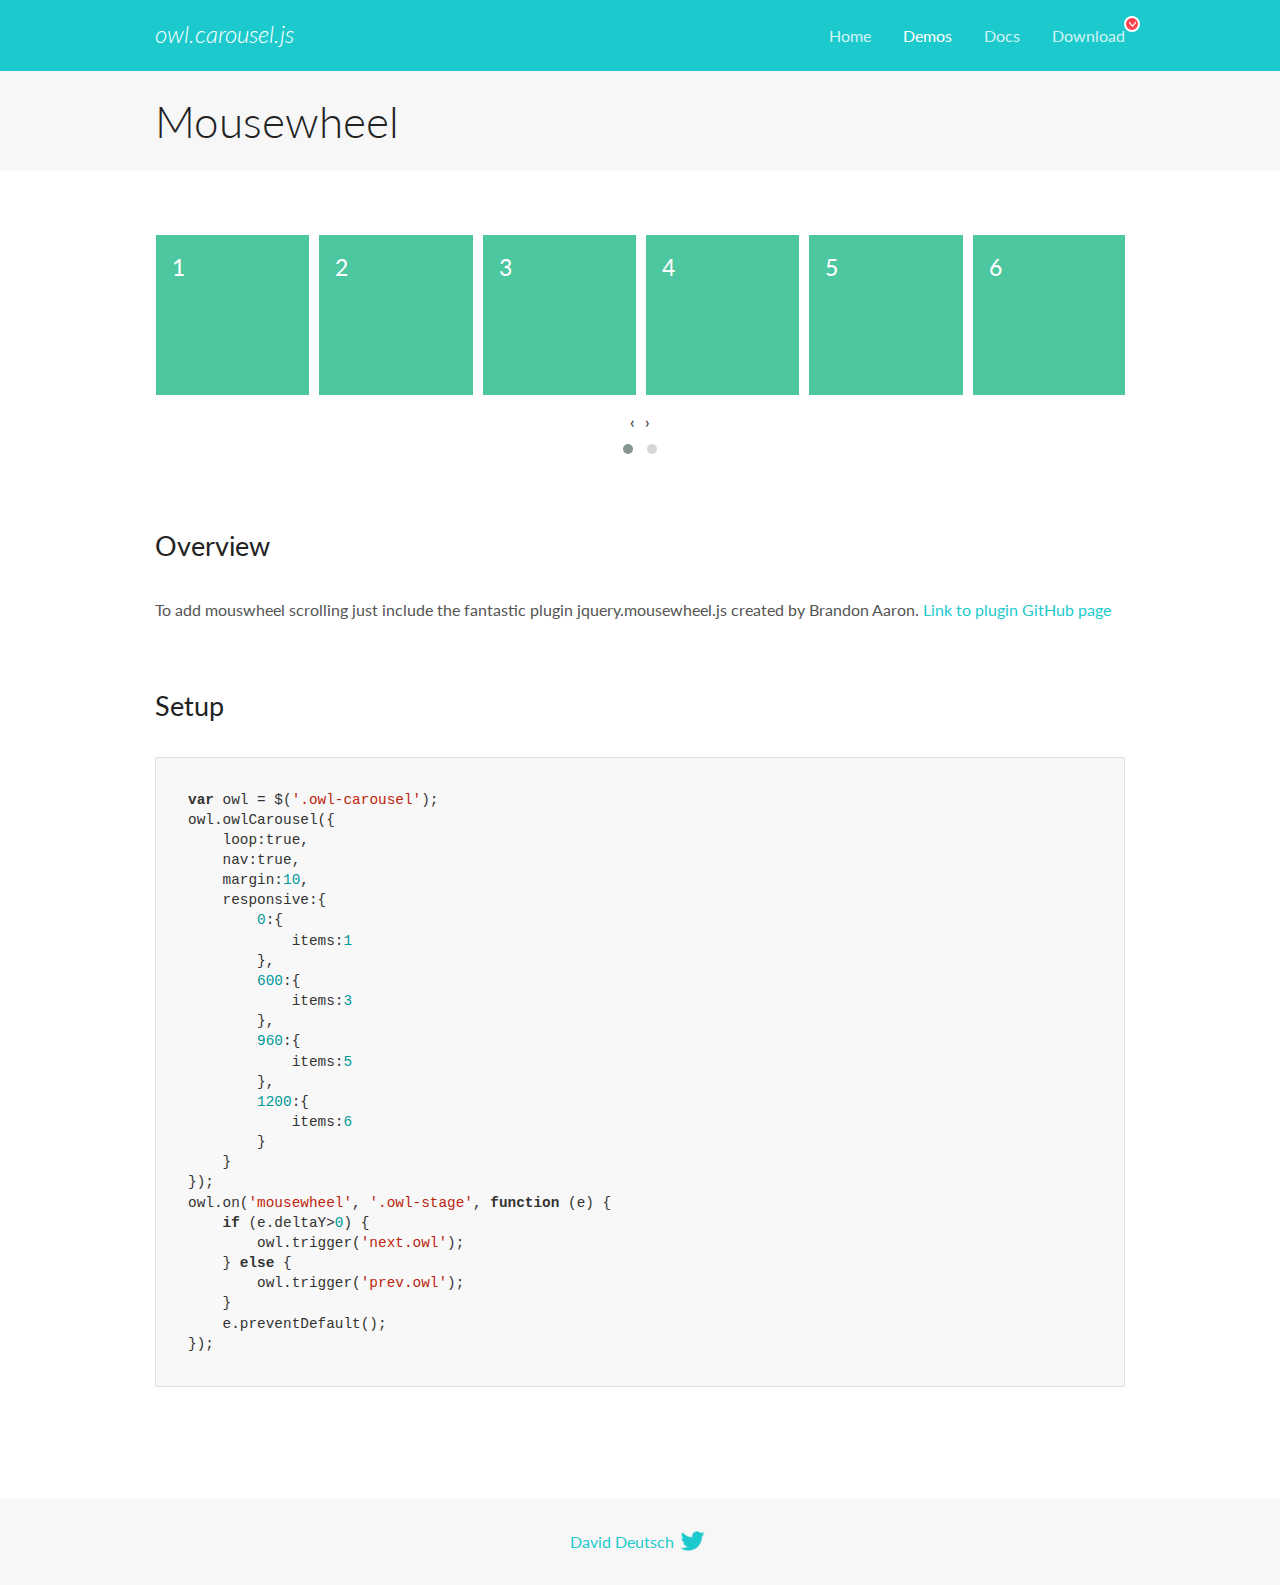
<file: f8-shop/assets/OwlCarousel2-2.3.4/docs/demos/mousewheel.html>
<!DOCTYPE html>
<html lang="en">
  <head>

    <!-- head -->
    <meta charset="utf-8">
    <meta name="msapplication-tap-highlight" content="no" />
    <meta name="viewport" content="width=device-width, initial-scale=1.0" />
    <meta name="description" content="Mousewheel usage demo">
    <meta name="author" content="David Deutsch">
    <title>
      Mousewheel Demo | Owl Carousel | 2.3.4
    </title>

    <!-- Stylesheets -->
    <link href='https://fonts.googleapis.com/css?family=Lato:300,400,700,400italic,300italic' rel='stylesheet' type='text/css'>
    <link rel="stylesheet" href="../assets/css/docs.theme.min.css">

    <!-- Owl Stylesheets -->
    <link rel="stylesheet" href="../assets/owlcarousel/assets/owl.carousel.min.css">
    <link rel="stylesheet" href="../assets/owlcarousel/assets/owl.theme.default.min.css">

    <!-- HTML5 shim and Respond.js IE8 support of HTML5 elements and media queries -->

    <!--[if lt IE 9]>
      <script src="https://oss.maxcdn.com/libs/html5shiv/3.7.0/html5shiv.js"></script>
      <script src="https://oss.maxcdn.com/libs/respond.js/1.3.0/respond.min.js"></script>
    <![endif]-->

    <!-- Favicons -->
    <link rel="apple-touch-icon-precomposed" sizes="144x144" href="../assets/ico/apple-touch-icon-144-precomposed.png">
    <link rel="shortcut icon" href="../assets/ico/favicon.png">
    <link rel="shortcut icon" href="favicon.ico">

    <!-- Yeah i know js should not be in header. Its required for demos.-->

    <!-- javascript -->
    <script src="../assets/vendors/jquery.min.js"></script>
    <script src="../assets/owlcarousel/owl.carousel.js"></script>
  </head>
  <body>

    <!-- header -->
    <header class="header">
      <div class="row">
        <div class="large-12 columns">
          <div class="brand left">
            <h3>
              <a href="/OwlCarousel2/">owl.carousel.js</a> 
            </h3>
          </div>
          <a id="toggle-nav" class="right">
            <span></span> <span></span> <span></span> 
          </a> 
          <div class="nav-bar">
            <ul class="clearfix">
              <li> <a href="/OwlCarousel2/index.html">Home</a>  </li>
              <li class="active">
                <a href="/OwlCarousel2/demos/demos.html">Demos</a> 
              </li>
              <li> <a href="/OwlCarousel2/docs/started-welcome.html">Docs</a>  </li>
              <li>
                <a href="https://github.com/OwlCarousel2/OwlCarousel2/archive/2.3.4.zip">Download</a> 
                <span class="download"></span> 
              </li>
            </ul>
          </div>
        </div>
      </div>
    </header>

    <!-- title -->
    <section class="title">
      <div class="row">
        <div class="large-12 columns">
          <h1>Mousewheel</h1>
        </div>
      </div>
    </section>

    <!--  Demos -->
    <section id="demos">
      <div class="row">
        <div class="large-12 columns">
          <div class="owl-carousel owl-theme">
            <div class="item">
              <h4>1</h4>
            </div>
            <div class="item">
              <h4>2</h4>
            </div>
            <div class="item">
              <h4>3</h4>
            </div>
            <div class="item">
              <h4>4</h4>
            </div>
            <div class="item">
              <h4>5</h4>
            </div>
            <div class="item">
              <h4>6</h4>
            </div>
            <div class="item">
              <h4>7</h4>
            </div>
            <div class="item">
              <h4>8</h4>
            </div>
            <div class="item">
              <h4>9</h4>
            </div>
            <div class="item">
              <h4>10</h4>
            </div>
            <div class="item">
              <h4>11</h4>
            </div>
            <div class="item">
              <h4>12</h4>
            </div>
          </div>
          <h3 id="overview">Overview</h3>
          <p>To add mouswheel scrolling just include the fantastic plugin jquery.mousewheel.js created by Brandon Aaron.
            <a href="https://github.com/brandonaaron/jquery-mousewheel">Link to plugin GitHub page</a> 
          </p>
          <h3 id="setup">Setup</h3>
          <pre><code>var owl = $(&#39;.owl-carousel&#39;);
owl.owlCarousel({
    loop:true,
    nav:true,
    margin:10,
    responsive:{
        0:{
            items:1
        },
        600:{
            items:3
        },            
        960:{
            items:5
        },
        1200:{
            items:6
        }
    }
});
owl.on(&#39;mousewheel&#39;, &#39;.owl-stage&#39;, function (e) {
    if (e.deltaY&gt;0) {
        owl.trigger(&#39;next.owl&#39;);
    } else {
        owl.trigger(&#39;prev.owl&#39;);
    }
    e.preventDefault();
});</code></pre>
          <script src="../assets/vendors/jquery.mousewheel.min.js"></script>
          <script>
            $(document).ready(function() {
              var owl = $('.owl-carousel');
              owl.owlCarousel({
                loop: true,
                nav: true,
                margin: 10,
                responsive: {
                  0: {
                    items: 1
                  },
                  600: {
                    items: 3
                  },
                  960: {
                    items: 5
                  },
                  1200: {
                    items: 6
                  }
                }
              });
              owl.on('mousewheel', '.owl-stage', function(e) {
                if (e.deltaY > 0) {
                  owl.trigger('next.owl');
                } else {
                  owl.trigger('prev.owl');
                }
                e.preventDefault();
              });
            })
          </script>
        </div>
      </div>
    </section>

    <!-- footer -->
    <footer class="footer">
      <div class="row">
        <div class="large-12 columns">
          <h5>
            <a href="/OwlCarousel2/docs/support-contact.html">David Deutsch</a> 
            <a id="custom-tweet-button" href="https://twitter.com/share?url=https://github.com/OwlCarousel2/OwlCarousel2&text=Owl Carousel - This is so awesome! " target="_blank"></a> 
          </h5>
        </div>
      </div>
    </footer>

    <!-- vendors -->
    <script src="../assets/vendors/highlight.js"></script>
    <script src="../assets/js/app.js"></script>
  </body>
</html>
</file>
